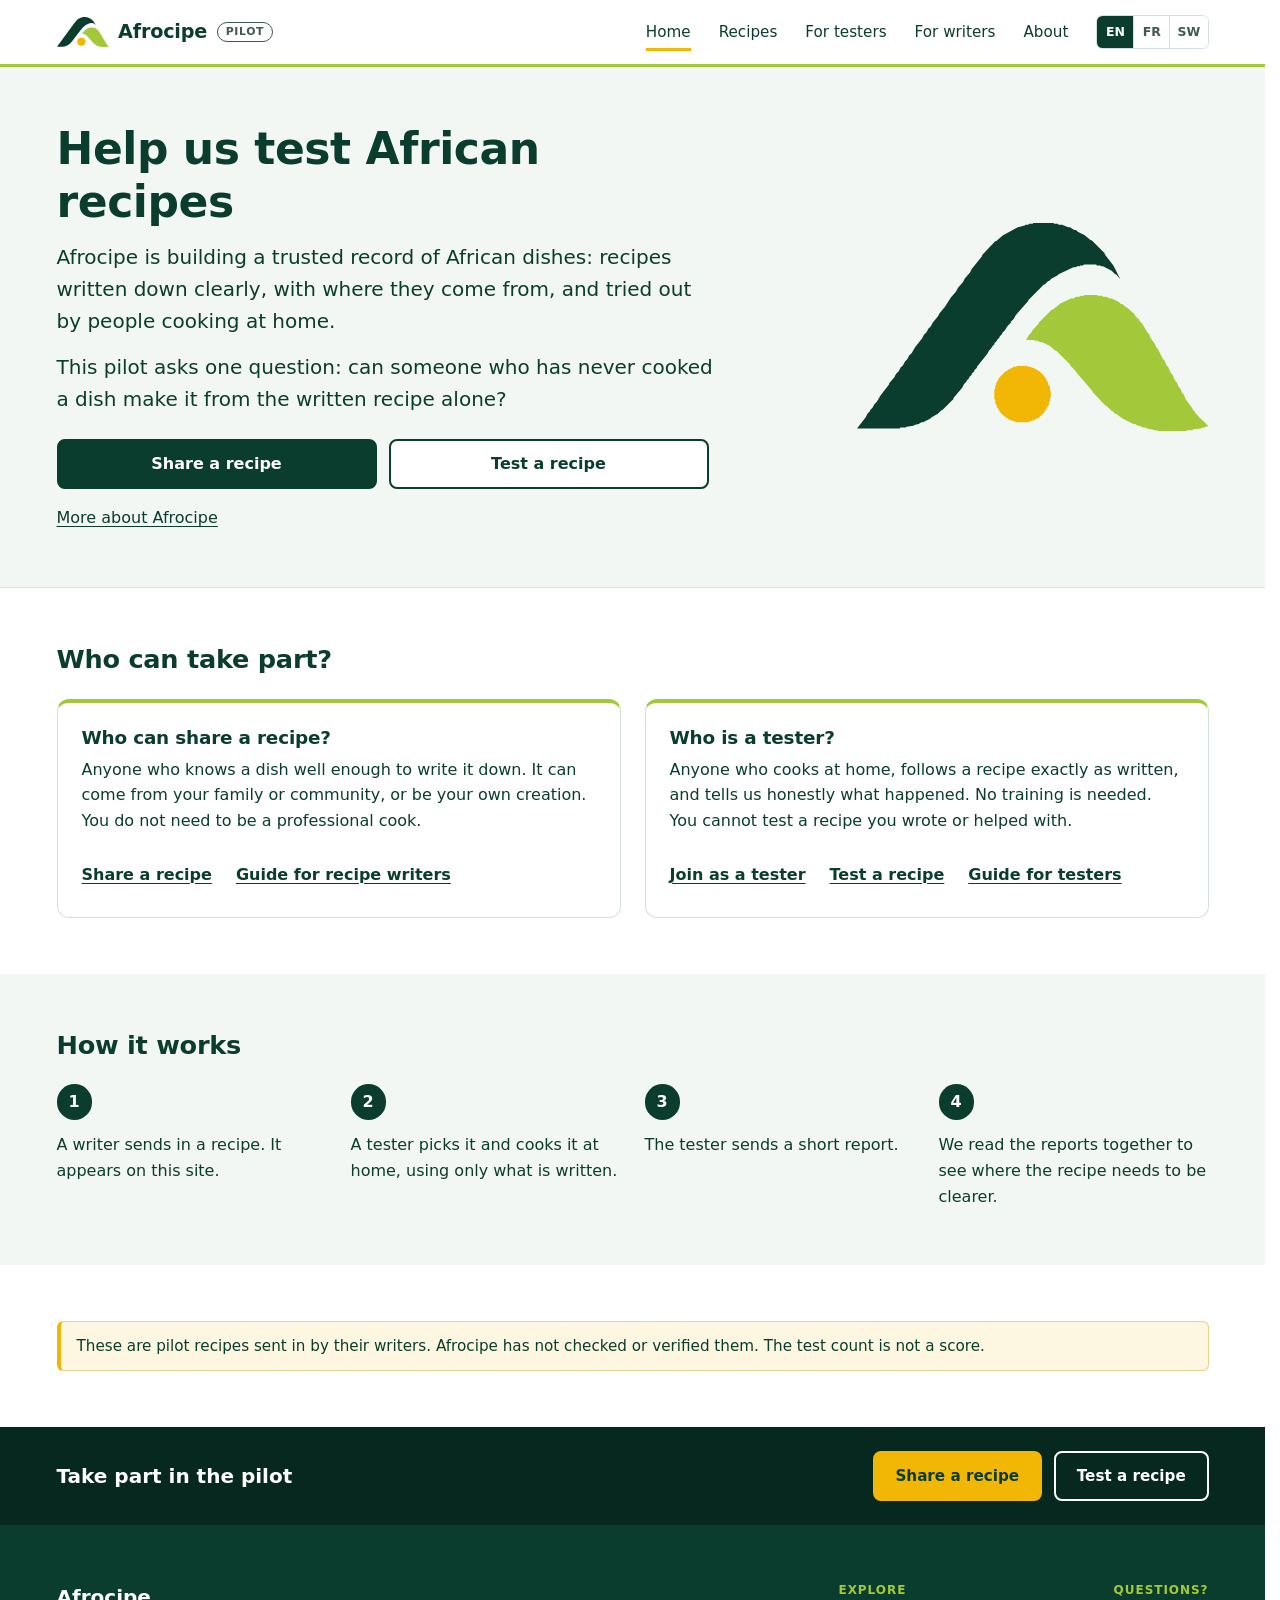
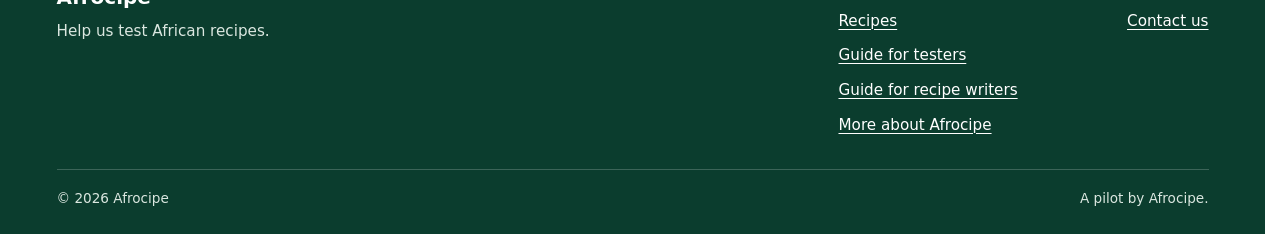
<file: site/index.html>
<!doctype html>
<html lang="en">
<head>
<meta charset="utf-8">
<meta http-equiv="Content-Security-Policy" content="default-src 'self'; connect-src 'self'; img-src 'self' data:; style-src 'self'; script-src 'self'; base-uri 'none'; form-action 'none'">
<meta name="viewport" content="width=device-width, initial-scale=1">
<title>Afrocipe Pilot</title>
<meta name="description" content="Help test African recipes. Share a recipe, or cook one and send a report.">
<meta name="theme-color" content="#0B3D2E">
<link rel="icon" href="assets/AFROCIPE_Glyph_Master_RGB.svg" type="image/svg+xml">
<link rel="stylesheet" href="css/style.css">
<script src="js/early.js"></script>
</head>
<body>
<a class="skip" href="#main" data-i18n="skip">Skip to content</a>
<header class="site-header no-print">
  <div class="wrap bar">
    <a class="brand" href="index.html">
      <img class="logo" src="assets/AFROCIPE_Glyph_Master_RGB.svg" alt="" width="1000" height="593">
      <span class="brand-name">Afrocipe</span>
      <span class="brand-tag" data-i18n="brand_tag">Pilot</span>
    </a>
    <div id="langswitch" class="langs" role="group"></div>
    <button type="button" id="menu-toggle" class="menu-toggle" aria-controls="site-nav" aria-expanded="false"><span class="menu-icon" aria-hidden="true"></span><span class="menu-label" data-i18n="menu">Menu</span></button>
    <nav id="site-nav" class="nav" aria-label="Main">
      <ul>
        <li><a href="index.html" data-i18n="nav_home">Home</a></li>
        <li><a href="recipes.html" data-i18n="nav_recipes">Recipes</a></li>
        <li><a href="guide-testers.html" data-i18n="nav_testers">For testers</a></li>
        <li><a href="guide-writers.html" data-i18n="nav_writers">For writers</a></li>
        <li><a href="about.html" data-i18n="nav_about">About</a></li>
      </ul>
    </nav>
  </div>
</header>
<main id="main">
  <section class="hero">
    <div class="wrap hero-grid">
      <div>
        <h1 data-i18n="home_title">Help us test African recipes</h1>
        <p class="lead" data-i18n="home_lead">Afrocipe is building a trusted record of African dishes: recipes written down clearly, with where they come from, and tried out by people cooking at home.</p>
        <p class="lead" data-i18n="home_lead2">This pilot asks one question: can someone who has never cooked a dish make it from the written recipe alone?</p>
        <p class="hero-actions">
          <a class="btn" data-form="submit" href="https://tally.so/r/RWdKp4" data-i18n="btn_share">Share a recipe</a>
          <a class="btn btn-quiet" href="recipes.html" data-i18n="btn_test">Test a recipe</a>
        </p>
        <p class="hero-more"><a href="about.html" data-i18n="home_about_link">More about Afrocipe</a></p>
      </div>
      <img class="hero-mark" src="assets/AFROCIPE_Glyph_Master_RGB.svg" alt="" width="1000" height="593">
    </div>
  </section>
  <section class="wrap section">
    <h2 class="section-title" data-i18n="take_part_title">Who can take part?</h2>
    <div class="roles">
      <section class="role">
        <h3 data-i18n="role_writer_h">Who can share a recipe?</h3>
        <p data-i18n="role_writer">Anyone who knows a dish well enough to write it down. It can come from your family or community, or be your own creation. You do not need to be a professional cook.</p>
        <p class="role-links"><a data-form="submit" href="https://tally.so/r/RWdKp4" data-i18n="btn_share">Share a recipe</a> <a href="guide-writers.html" data-i18n="guide_writers">Guide for recipe writers</a></p>
      </section>
      <section class="role">
        <h3 data-i18n="role_tester_h">Who is a tester?</h3>
        <p data-i18n="role_tester">Anyone who cooks at home, follows a recipe exactly as written, and tells us honestly what happened. No training is needed. You cannot test a recipe you wrote or helped with.</p>
        <p class="role-links"><a data-form="signup" href="https://tally.so/r/QoeBd8" data-i18n="link_join">Join as a tester</a> <a href="recipes.html" data-i18n="btn_test">Test a recipe</a> <a href="guide-testers.html" data-i18n="guide_testers">Guide for testers</a></p>
      </section>
    </div>
  </section>
  <section class="band">
    <div class="wrap section">
      <h2 class="section-title" data-i18n="how_title">How it works</h2>
      <ol class="steps">
        <li data-i18n="how_1">A writer sends in a recipe. It appears on this site.</li>
        <li data-i18n="how_2">A tester picks it and cooks it at home, using only what is written.</li>
        <li data-i18n="how_3">The tester sends a short report.</li>
        <li data-i18n="how_4">We read the reports together to see where the recipe needs to be clearer.</li>
      </ol>
    </div>
  </section>
  <div class="wrap section">
    <p class="notice" data-i18n="notice" role="note"></p>
  </div>
</main>
<footer class="site-footer no-print">
  <div class="footer-cta">
    <div class="wrap footer-cta-row">
      <p class="footer-cta-title" data-i18n="cta_title">Take part in the pilot</p>
      <p class="footer-cta-actions">
        <a class="btn btn-gold" data-form="submit" href="https://tally.so/r/RWdKp4" data-i18n="btn_share">Share a recipe</a>
        <a class="btn btn-line" href="recipes.html" data-i18n="btn_test">Test a recipe</a>
      </p>
    </div>
  </div>
  <div class="wrap footer-grid">
    <div>
      <p class="footer-name">Afrocipe</p>
      <p data-i18n="footer_tagline">Help us test African recipes.</p>
    </div>
    <nav aria-label="Footer">
      <p class="footer-h" data-i18n="footer_explore">Explore</p>
      <ul>
        <li><a href="recipes.html" data-i18n="nav_recipes">Recipes</a></li>
        <li><a href="guide-testers.html" data-i18n="guide_testers">Guide for testers</a></li>
        <li><a href="guide-writers.html" data-i18n="guide_writers">Guide for recipe writers</a></li>
        <li><a href="about.html" data-i18n="home_about_link">More about Afrocipe</a></li>
      </ul>
    </nav>
    <div>
      <p class="footer-h" data-i18n="footer_contact">Questions?</p>
      <p><a id="contact" data-form="contact" href="https://tally.so/r/zEyVQ0" data-i18n="contact_us">Contact us</a></p>
    </div>
  </div>
  <div class="wrap">
    <div class="footer-base">
      <p><small data-i18n="footer_rights">&copy; 2026 Afrocipe</small></p>
      <p><small data-i18n="footer_note">A pilot by Afrocipe.</small></p>
    </div>
  </div>
</footer>
<script src="js/config.js"></script>
<script src="js/i18n.js"></script>
<script src="js/common.js"></script>
</body>
</html>
</file>
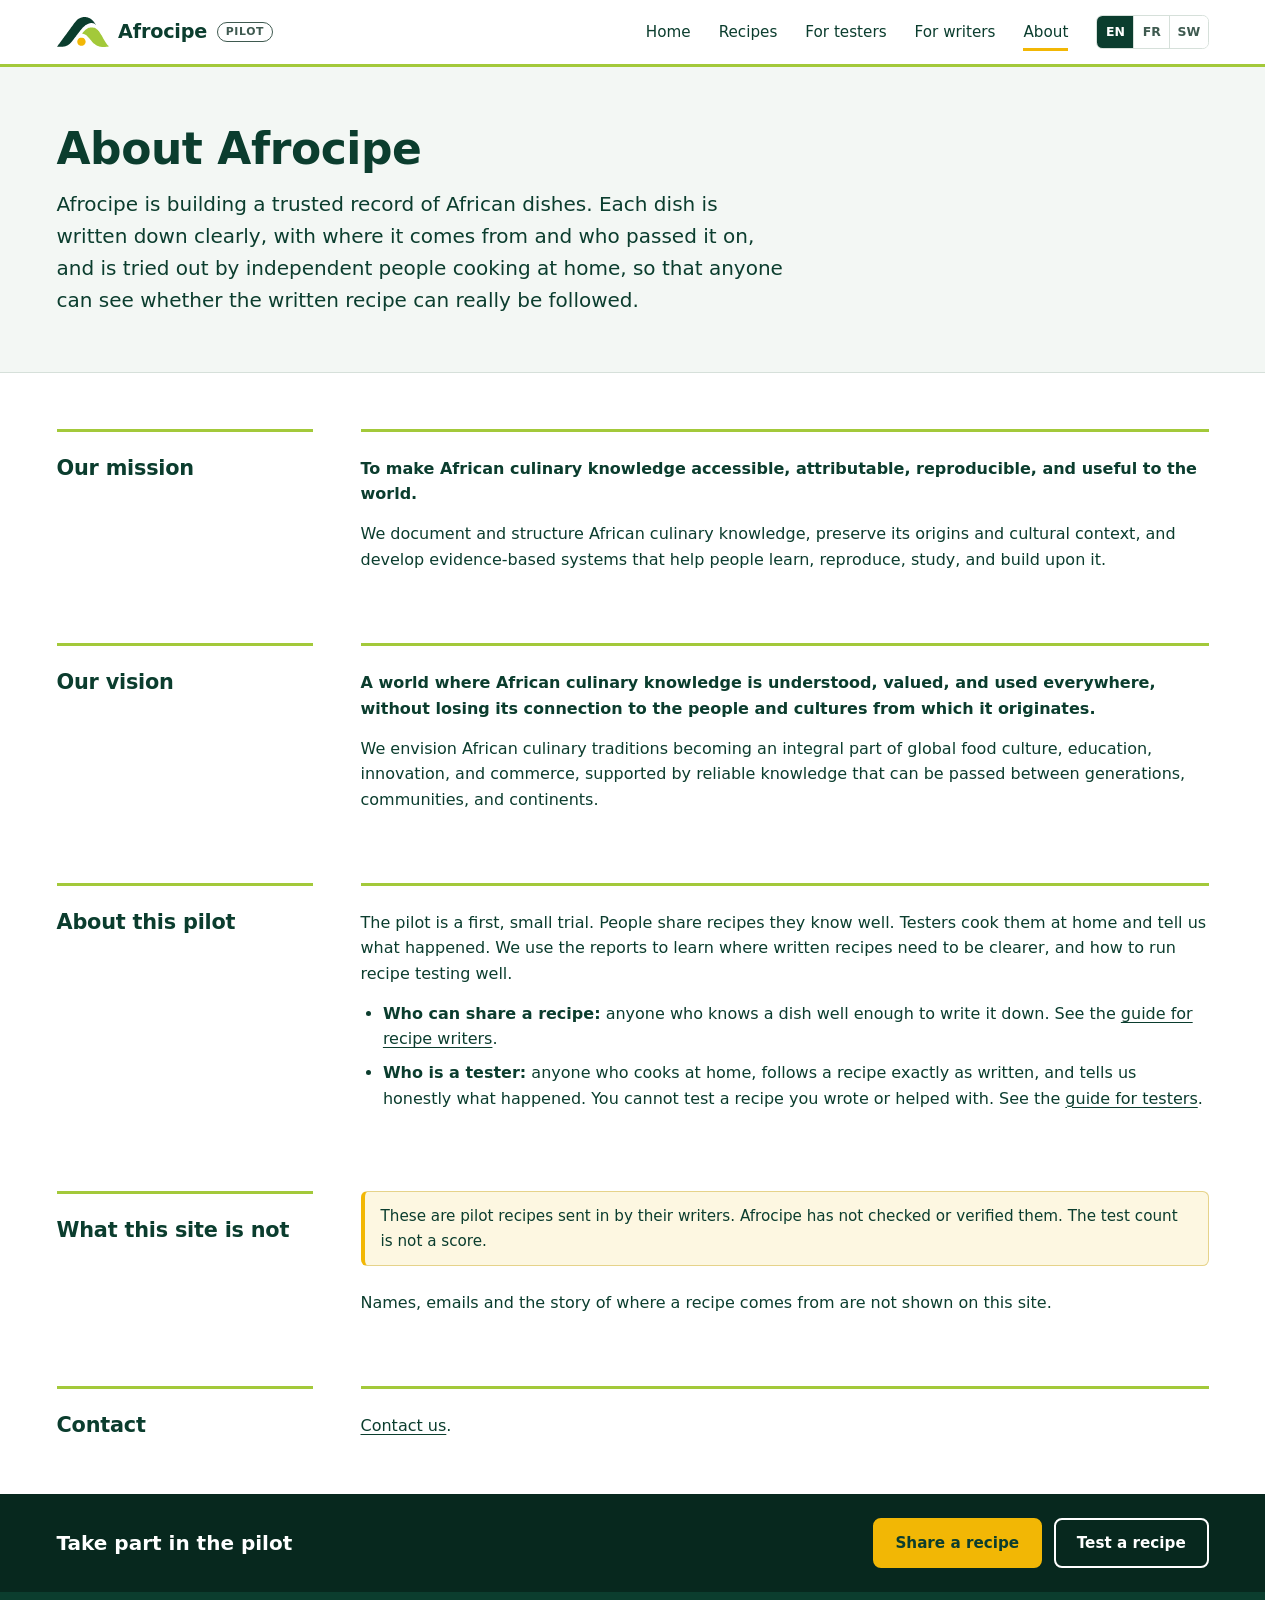
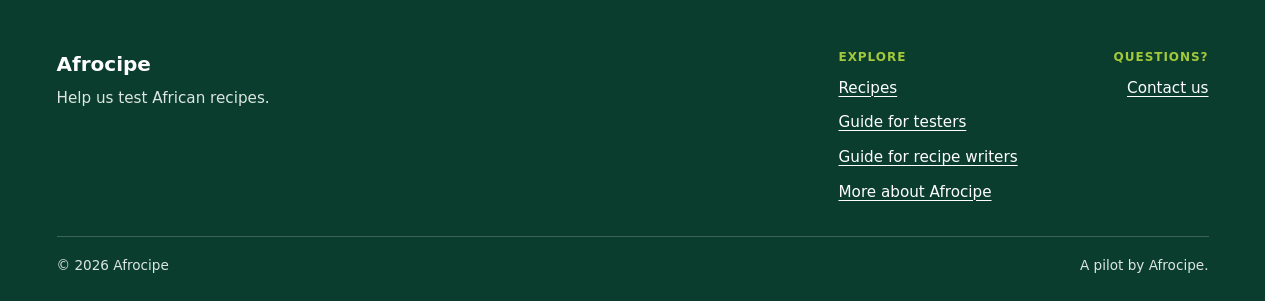
<file: site/about.html>
<!doctype html>
<html lang="en">
<head>
<meta charset="utf-8">
<meta http-equiv="Content-Security-Policy" content="default-src 'self'; connect-src 'self'; img-src 'self' data:; style-src 'self'; script-src 'self'; base-uri 'none'; form-action 'none'">
<meta name="viewport" content="width=device-width, initial-scale=1">
<title>About - Afrocipe Pilot</title>
<meta name="description" content="Help test African recipes. Share a recipe, or cook one and send a report.">
<meta name="theme-color" content="#0B3D2E">
<link rel="icon" href="assets/AFROCIPE_Glyph_Master_RGB.svg" type="image/svg+xml">
<link rel="stylesheet" href="css/style.css">
<script src="js/early.js"></script>
</head>
<body>
<a class="skip" href="#main" data-i18n="skip">Skip to content</a>
<header class="site-header no-print">
  <div class="wrap bar">
    <a class="brand" href="index.html">
      <img class="logo" src="assets/AFROCIPE_Glyph_Master_RGB.svg" alt="" width="1000" height="593">
      <span class="brand-name">Afrocipe</span>
      <span class="brand-tag" data-i18n="brand_tag">Pilot</span>
    </a>
    <div id="langswitch" class="langs" role="group"></div>
    <button type="button" id="menu-toggle" class="menu-toggle" aria-controls="site-nav" aria-expanded="false"><span class="menu-icon" aria-hidden="true"></span><span class="menu-label" data-i18n="menu">Menu</span></button>
    <nav id="site-nav" class="nav" aria-label="Main">
      <ul>
        <li><a href="index.html" data-i18n="nav_home">Home</a></li>
        <li><a href="recipes.html" data-i18n="nav_recipes">Recipes</a></li>
        <li><a href="guide-testers.html" data-i18n="nav_testers">For testers</a></li>
        <li><a href="guide-writers.html" data-i18n="nav_writers">For writers</a></li>
        <li><a href="about.html" data-i18n="nav_about">About</a></li>
      </ul>
    </nav>
  </div>
</header>
<main id="main">
<article lang="en" data-lang="en">
<header class="page-head"><div class="wrap">
<h1>About Afrocipe</h1>
<p class="lead">Afrocipe is building a trusted record of African dishes. Each dish is written down clearly, with where it comes from and who passed it on, and is tried out by independent people cooking at home, so that anyone can see whether the written recipe can really be followed.</p>
</div></header>
<div class="wrap section prose">
<h2>Our mission</h2>
<p><strong>To make African culinary knowledge accessible, attributable, reproducible, and useful to the world.</strong></p>
<p>We document and structure African culinary knowledge, preserve its origins and cultural context, and develop evidence-based systems that help people learn, reproduce, study, and build upon it.</p>
<h2>Our vision</h2>
<p><strong>A world where African culinary knowledge is understood, valued, and used everywhere, without losing its connection to the people and cultures from which it originates.</strong></p>
<p>We envision African culinary traditions becoming an integral part of global food culture, education, innovation, and commerce, supported by reliable knowledge that can be passed between generations, communities, and continents.</p>
<h2>About this pilot</h2>
<p>The pilot is a first, small trial. People share recipes they know well. Testers cook them at home and tell us what happened. We use the reports to learn where written recipes need to be clearer, and how to run recipe testing well.</p>
<ul>
<li><strong>Who can share a recipe:</strong> anyone who knows a dish well enough to write it down. See the <a href="guide-writers.html">guide for recipe writers</a>.</li>
<li><strong>Who is a tester:</strong> anyone who cooks at home, follows a recipe exactly as written, and tells us honestly what happened. You cannot test a recipe you wrote or helped with. See the <a href="guide-testers.html">guide for testers</a>.</li>
</ul>
<h2>What this site is not</h2>
<p class="notice" data-i18n="notice" role="note"></p>
<p>Names, emails and the story of where a recipe comes from are not shown on this site.</p>
<h2>Contact</h2>
<p><a data-form="contact" href="https://tally.so/r/zEyVQ0">Contact us</a>.</p>
</div>
</article>
<article lang="fr" data-lang="fr">
<header class="page-head"><div class="wrap">
<h1>À propos d'Afrocipe</h1>
<p class="lead">Afrocipe construit un répertoire fiable des plats africains. Chaque plat est écrit clairement, avec son origine et les personnes qui l'ont transmis, et il est essayé par des personnes indépendantes qui cuisinent chez elles, pour que chacun puisse voir si la recette écrite peut vraiment être suivie.</p>
</div></header>
<div class="wrap section prose">
<h2>Notre mission</h2>
<p><strong>Rendre le savoir culinaire africain accessible, attribuable, reproductible et utile au monde.</strong></p>
<p>Nous documentons et structurons le savoir culinaire africain, nous préservons ses origines et son contexte culturel, et nous développons des systèmes fondés sur des preuves qui aident chacun à l'apprendre, à le reproduire, à l'étudier et à s'appuyer sur lui pour aller plus loin.</p>
<h2>Notre vision</h2>
<p><strong>Un monde où le savoir culinaire africain est compris, valorisé et utilisé partout, sans perdre son lien avec les peuples et les cultures dont il est issu.</strong></p>
<p>Nous imaginons les traditions culinaires africaines comme une partie intégrante de la culture alimentaire, de l'éducation, de l'innovation et du commerce dans le monde, soutenues par un savoir fiable qui se transmet entre les générations, les communautés et les continents.</p>
<h2>À propos de ce pilote</h2>
<p>Le pilote est un premier essai, à petite échelle. Des personnes partagent des recettes qu'elles connaissent bien. Des testeurs les cuisinent chez eux et nous disent ce qui s'est passé. Les comptes rendus nous apprennent où les recettes écrites doivent être plus claires, et comment bien organiser les tests de recettes.</p>
<ul>
<li><strong>Qui peut partager une recette :</strong> toute personne qui connaît un plat assez bien pour l'écrire. Voir le <a href="guide-writers.html">guide des rédacteurs de recettes</a>.</li>
<li><strong>Qui est testeur :</strong> toute personne qui cuisine chez elle, suit une recette exactement comme elle est écrite et nous dit honnêtement ce qui s'est passé. Vous ne pouvez pas tester une recette que vous avez écrite ou aidé à écrire. Voir le <a href="guide-testers.html">guide des testeurs</a>.</li>
</ul>
<h2>Ce que ce site n'est pas</h2>
<p class="notice" data-i18n="notice" role="note"></p>
<p>Les noms, les e-mails et l'histoire de l'origine d'une recette ne sont pas affichés sur ce site.</p>
<h2>Contact</h2>
<p><a data-form="contact" href="https://tally.so/r/OQ4RBg">Contactez-nous</a>.</p>
</div>
</article>
<article lang="sw" data-lang="sw">
<header class="page-head"><div class="wrap">
<h1>Kuhusu Afrocipe</h1>
<p class="lead">Afrocipe inajenga kumbukumbu ya kuaminika ya vyakula vya Kiafrika. Kila chakula kinaandikwa kwa uwazi, pamoja na kinakotoka na waliokirithisha, na kinajaribiwa na watu huru wanaopika nyumbani, ili mtu yeyote aone kama resipi iliyoandikwa inaweza kufuatwa kweli.</p>
</div></header>
<div class="wrap section prose">
<h2>Dhamira yetu</h2>
<p><strong>Kuufanya ujuzi wa upishi wa Kiafrika upatikane, utambuliwe chanzo chake, uweze kurudiwa, na uwe na manufaa kwa dunia.</strong></p>
<p>Tunaandika na kupanga ujuzi wa upishi wa Kiafrika, tunahifadhi asili yake na muktadha wake wa kitamaduni, na tunajenga mifumo inayotegemea ushahidi inayowasaidia watu kujifunza, kuurudia, kuuchunguza na kujenga juu yake.</p>
<h2>Maono yetu</h2>
<p><strong>Dunia ambamo ujuzi wa upishi wa Kiafrika unaeleweka, unathaminiwa na kutumika kila mahali, bila kupoteza uhusiano wake na watu na tamaduni unakotoka.</strong></p>
<p>Tunaona mila za upishi za Kiafrika zikiwa sehemu kamili ya utamaduni wa chakula, elimu, ubunifu na biashara duniani, zikiungwa mkono na ujuzi wa kuaminika unaoweza kurithishwa kati ya vizazi, jamii na mabara.</p>
<h2>Kuhusu majaribio haya</h2>
<p>Majaribio haya ni jaribio la kwanza, dogo. Watu wanashiriki resipi wanazozijua vizuri. Wajaribu wanazipika nyumbani na kutuambia kilichotokea. Tunatumia ripoti kujifunza ni wapi resipi zilizoandikwa zinahitaji kuwa wazi zaidi, na jinsi ya kuendesha vizuri majaribio ya resipi.</p>
<ul>
<li><strong>Nani anaweza kushiriki resipi:</strong> mtu yeyote anayekijua chakula vizuri kiasi cha kukiandika. Tazama <a href="guide-writers.html">mwongozo kwa waandishi wa resipi</a>.</li>
<li><strong>Mjaribu ni nani:</strong> mtu yeyote anayepika nyumbani, anayefuata resipi jinsi ilivyoandikwa hasa, na kutuambia kwa ukweli kilichotokea. Huwezi kujaribu resipi uliyoiandika au uliyosaidia kuiandika. Tazama <a href="guide-testers.html">mwongozo kwa wajaribu</a>.</li>
</ul>
<h2>Tovuti hii si nini</h2>
<p class="notice" data-i18n="notice" role="note"></p>
<p>Majina, barua pepe na hadithi ya resipi inakotoka havionyeshwi kwenye tovuti hii.</p>
<h2>Mawasiliano</h2>
<p><a data-form="contact" href="https://tally.so/r/4aJZNY">Wasiliana nasi</a>.</p>
</div>
</article>
</main>
<footer class="site-footer no-print">
  <div class="footer-cta">
    <div class="wrap footer-cta-row">
      <p class="footer-cta-title" data-i18n="cta_title">Take part in the pilot</p>
      <p class="footer-cta-actions">
        <a class="btn btn-gold" data-form="submit" href="https://tally.so/r/RWdKp4" data-i18n="btn_share">Share a recipe</a>
        <a class="btn btn-line" href="recipes.html" data-i18n="btn_test">Test a recipe</a>
      </p>
    </div>
  </div>
  <div class="wrap footer-grid">
    <div>
      <p class="footer-name">Afrocipe</p>
      <p data-i18n="footer_tagline">Help us test African recipes.</p>
    </div>
    <nav aria-label="Footer">
      <p class="footer-h" data-i18n="footer_explore">Explore</p>
      <ul>
        <li><a href="recipes.html" data-i18n="nav_recipes">Recipes</a></li>
        <li><a href="guide-testers.html" data-i18n="guide_testers">Guide for testers</a></li>
        <li><a href="guide-writers.html" data-i18n="guide_writers">Guide for recipe writers</a></li>
        <li><a href="about.html" data-i18n="home_about_link">More about Afrocipe</a></li>
      </ul>
    </nav>
    <div>
      <p class="footer-h" data-i18n="footer_contact">Questions?</p>
      <p><a id="contact" data-form="contact" href="https://tally.so/r/zEyVQ0" data-i18n="contact_us">Contact us</a></p>
    </div>
  </div>
  <div class="wrap">
    <div class="footer-base">
      <p><small data-i18n="footer_rights">&copy; 2026 Afrocipe</small></p>
      <p><small data-i18n="footer_note">A pilot by Afrocipe.</small></p>
    </div>
  </div>
</footer>
<script src="js/config.js"></script>
<script src="js/i18n.js"></script>
<script src="js/common.js"></script>
</body>
</html>
</file>
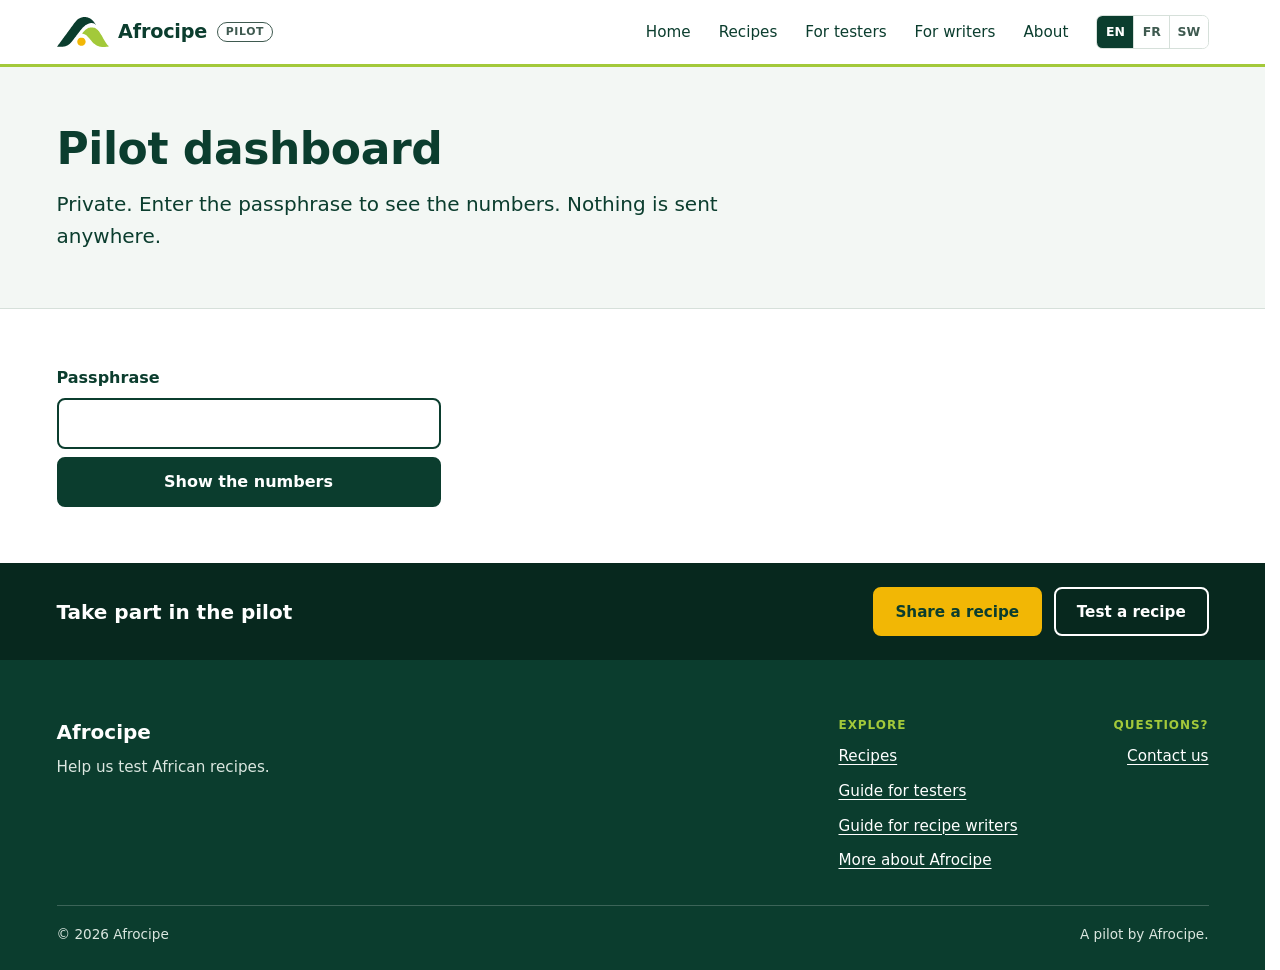
<file: site/dashboard.html>
<!doctype html>
<html lang="en">
<head>
<meta charset="utf-8">
<meta http-equiv="Content-Security-Policy" content="default-src 'self'; connect-src 'self'; img-src 'self' data:; style-src 'self'; script-src 'self'; base-uri 'none'; form-action 'none'">
<meta name="viewport" content="width=device-width, initial-scale=1">
<title>Dashboard - Afrocipe Pilot</title>
<meta name="description" content="Help test African recipes. Share a recipe, or cook one and send a report.">
<meta name="robots" content="noindex, nofollow">
<meta name="theme-color" content="#0B3D2E">
<link rel="icon" href="assets/AFROCIPE_Glyph_Master_RGB.svg" type="image/svg+xml">
<link rel="stylesheet" href="css/style.css">
<script src="js/early.js"></script>
</head>
<body data-title="dash_title">
<a class="skip" href="#main" data-i18n="skip">Skip to content</a>
<header class="site-header no-print">
  <div class="wrap bar">
    <a class="brand" href="index.html">
      <img class="logo" src="assets/AFROCIPE_Glyph_Master_RGB.svg" alt="" width="1000" height="593">
      <span class="brand-name">Afrocipe</span>
      <span class="brand-tag" data-i18n="brand_tag">Pilot</span>
    </a>
    <div id="langswitch" class="langs" role="group"></div>
    <button type="button" id="menu-toggle" class="menu-toggle" aria-controls="site-nav" aria-expanded="false"><span class="menu-icon" aria-hidden="true"></span><span class="menu-label" data-i18n="menu">Menu</span></button>
    <nav id="site-nav" class="nav" aria-label="Main">
      <ul>
        <li><a href="index.html" data-i18n="nav_home">Home</a></li>
        <li><a href="recipes.html" data-i18n="nav_recipes">Recipes</a></li>
        <li><a href="guide-testers.html" data-i18n="nav_testers">For testers</a></li>
        <li><a href="guide-writers.html" data-i18n="nav_writers">For writers</a></li>
        <li><a href="about.html" data-i18n="nav_about">About</a></li>
      </ul>
    </nav>
  </div>
</header>
<main id="main">
  <header class="page-head"><div class="wrap">
    <h1 data-i18n="dash_title">Pilot dashboard</h1>
    <p class="lead" data-i18n="dash_private">Private. Enter the passphrase to see the numbers. Nothing is sent anywhere.</p>
  </div></header>
  <div class="wrap section">
    <form id="unlock" class="unlock">
      <label for="pass" data-i18n="dash_pass">Passphrase</label>
      <input id="pass" type="password" autocomplete="current-password" required>
      <button class="btn" type="submit" data-i18n="dash_show">Show the numbers</button>
    </form>
    <p id="msg" role="alert" class="error"></p>
    <div id="out"></div>
  </div>
</main>
<footer class="site-footer no-print">
  <div class="footer-cta">
    <div class="wrap footer-cta-row">
      <p class="footer-cta-title" data-i18n="cta_title">Take part in the pilot</p>
      <p class="footer-cta-actions">
        <a class="btn btn-gold" data-form="submit" href="https://tally.so/r/RWdKp4" data-i18n="btn_share">Share a recipe</a>
        <a class="btn btn-line" href="recipes.html" data-i18n="btn_test">Test a recipe</a>
      </p>
    </div>
  </div>
  <div class="wrap footer-grid">
    <div>
      <p class="footer-name">Afrocipe</p>
      <p data-i18n="footer_tagline">Help us test African recipes.</p>
    </div>
    <nav aria-label="Footer">
      <p class="footer-h" data-i18n="footer_explore">Explore</p>
      <ul>
        <li><a href="recipes.html" data-i18n="nav_recipes">Recipes</a></li>
        <li><a href="guide-testers.html" data-i18n="guide_testers">Guide for testers</a></li>
        <li><a href="guide-writers.html" data-i18n="guide_writers">Guide for recipe writers</a></li>
        <li><a href="about.html" data-i18n="home_about_link">More about Afrocipe</a></li>
      </ul>
    </nav>
    <div>
      <p class="footer-h" data-i18n="footer_contact">Questions?</p>
      <p><a id="contact" data-form="contact" href="https://tally.so/r/zEyVQ0" data-i18n="contact_us">Contact us</a></p>
    </div>
  </div>
  <div class="wrap">
    <div class="footer-base">
      <p><small data-i18n="footer_rights">&copy; 2026 Afrocipe</small></p>
      <p><small data-i18n="footer_note">A pilot by Afrocipe.</small></p>
    </div>
  </div>
</footer>
<script src="js/config.js"></script>
<script src="js/i18n.js"></script>
<script src="js/common.js"></script>
<script src="js/dashboard.js"></script>
</body>
</html>
</file>
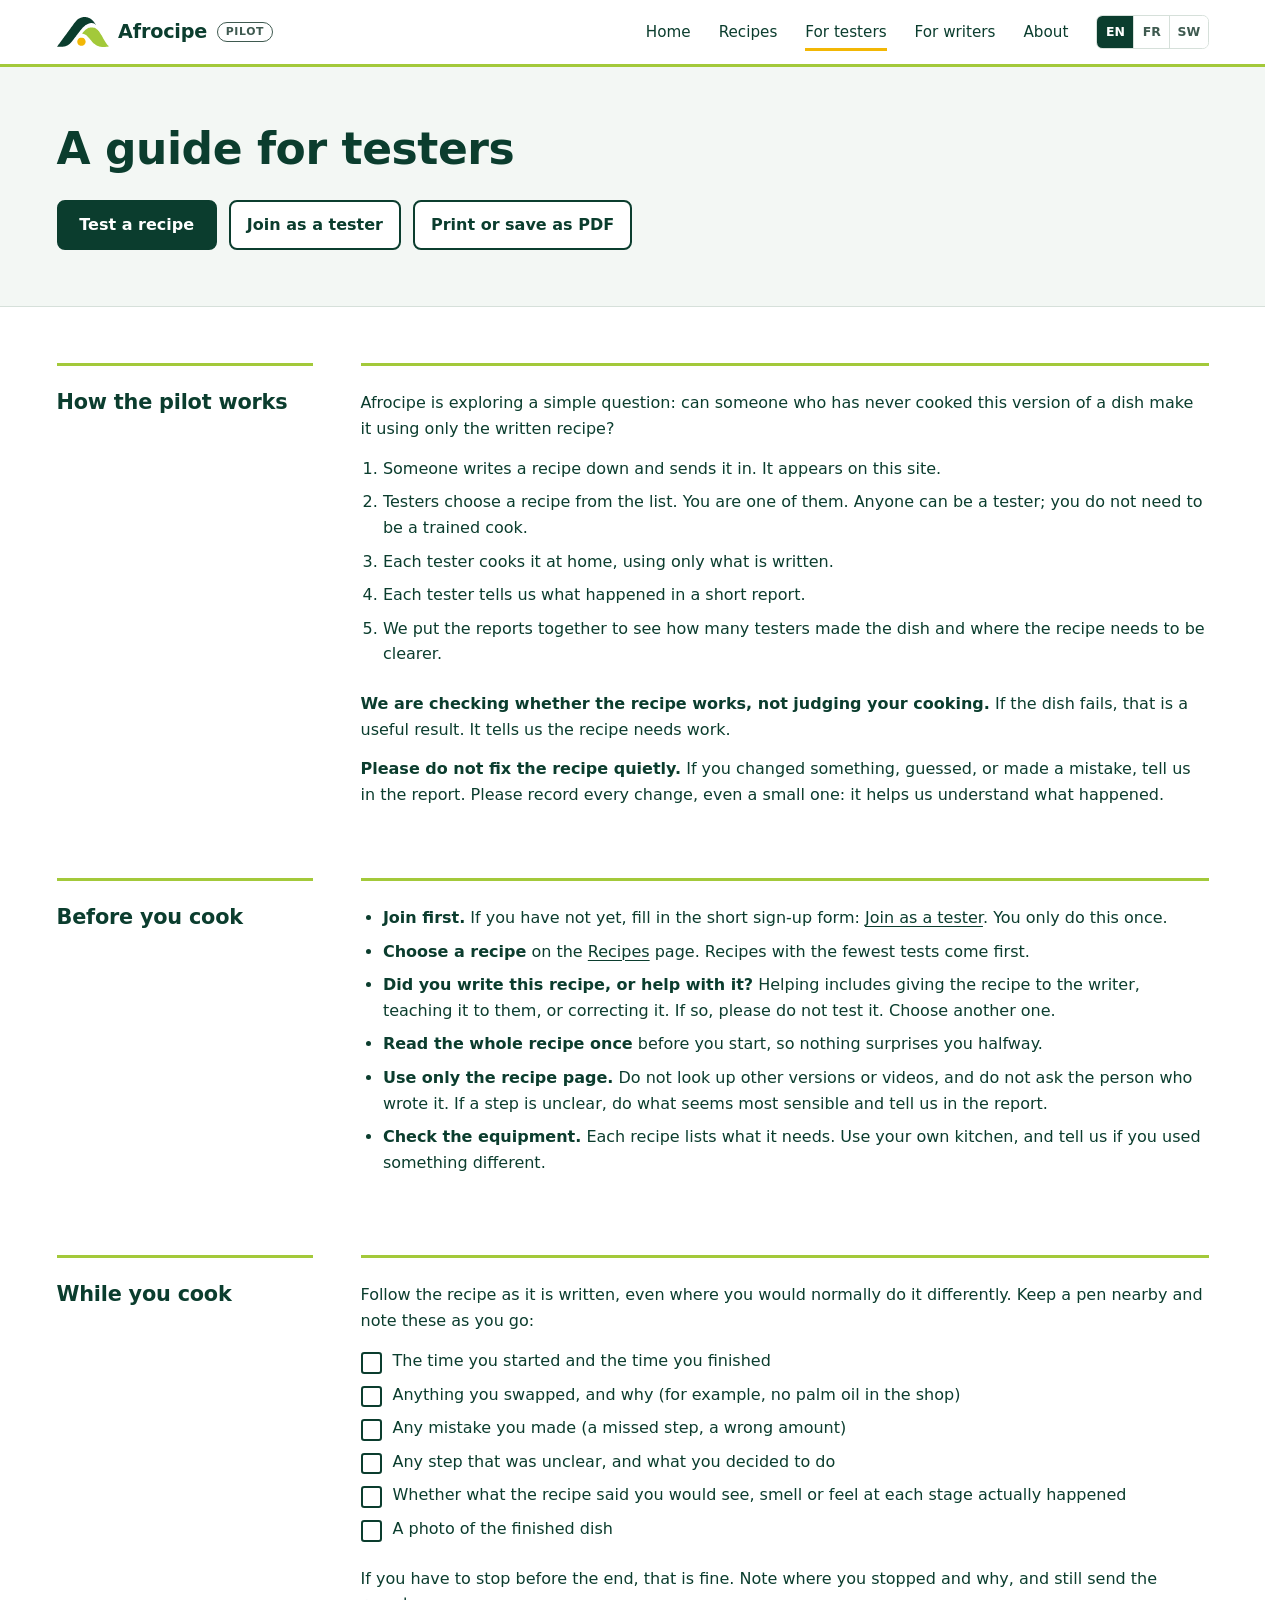
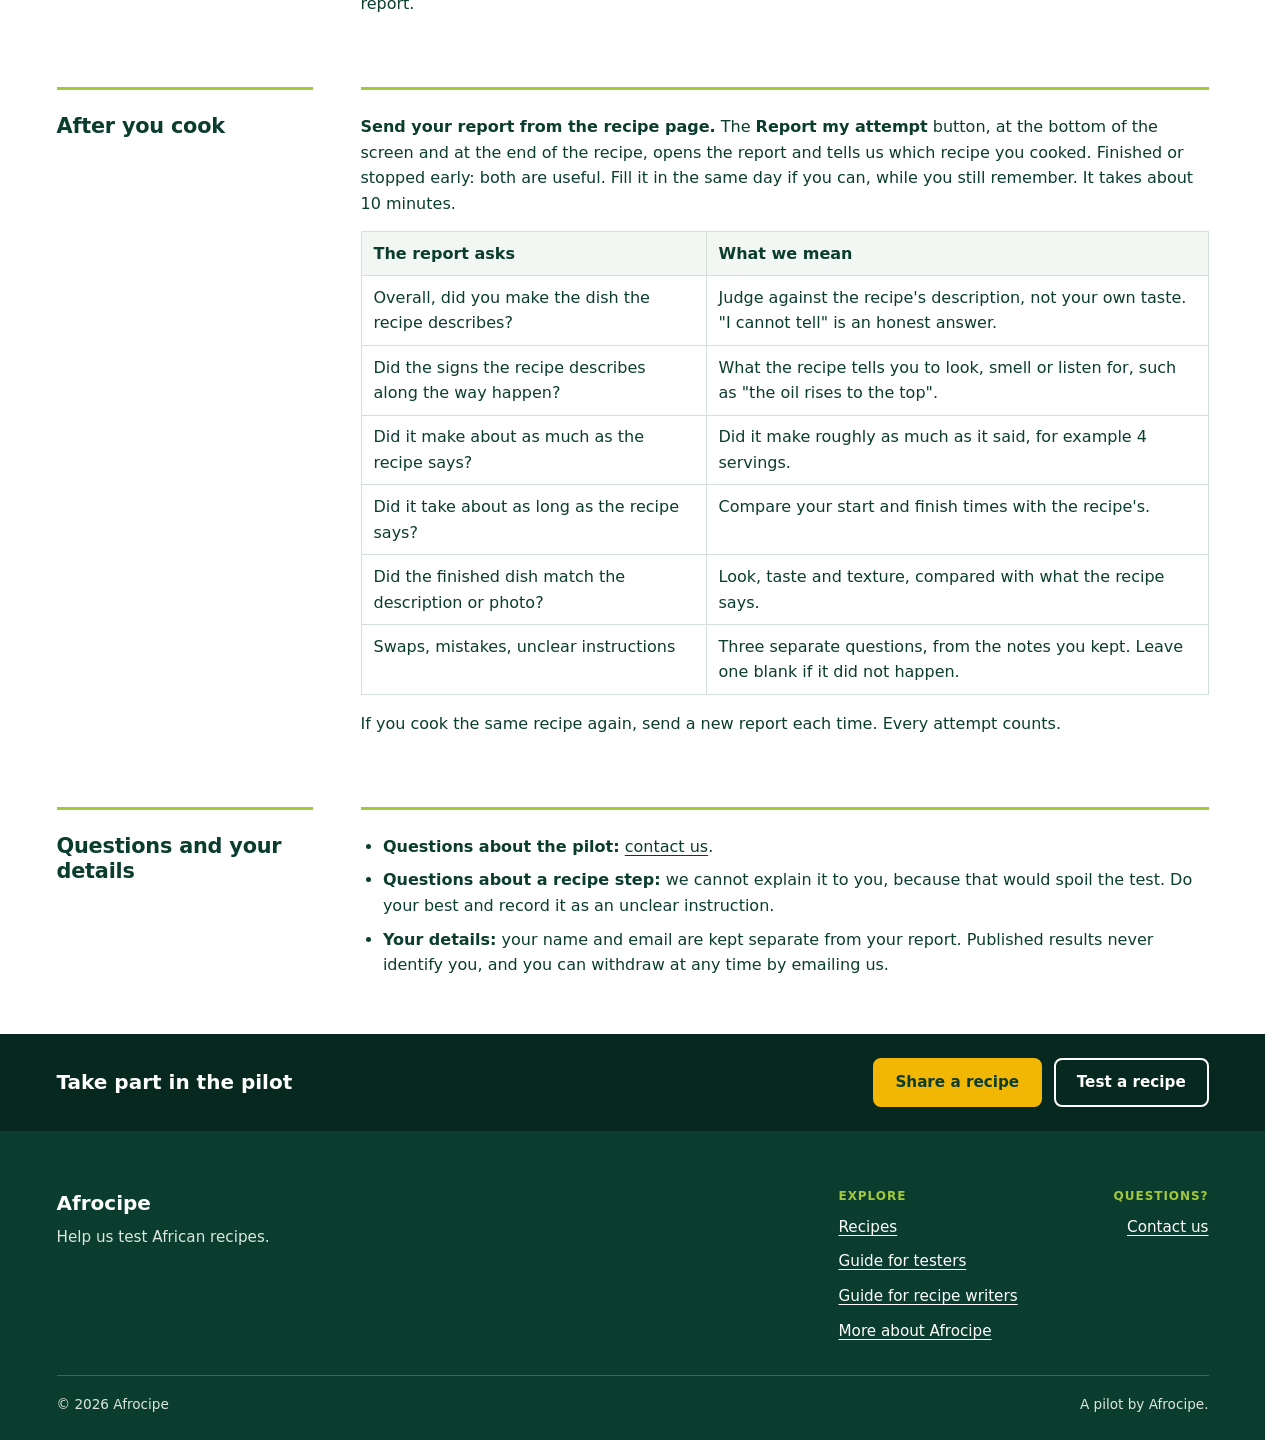
<file: site/guide-testers.html>
<!doctype html>
<html lang="en">
<head>
<meta charset="utf-8">
<meta http-equiv="Content-Security-Policy" content="default-src 'self'; connect-src 'self'; img-src 'self' data:; style-src 'self'; script-src 'self'; base-uri 'none'; form-action 'none'">
<meta name="viewport" content="width=device-width, initial-scale=1">
<title>Guide for testers - Afrocipe Pilot</title>
<meta name="description" content="Help test African recipes. Share a recipe, or cook one and send a report.">
<meta name="theme-color" content="#0B3D2E">
<link rel="icon" href="assets/AFROCIPE_Glyph_Master_RGB.svg" type="image/svg+xml">
<link rel="stylesheet" href="css/style.css">
<script src="js/early.js"></script>
</head>
<body>
<a class="skip" href="#main" data-i18n="skip">Skip to content</a>
<header class="site-header no-print">
  <div class="wrap bar">
    <a class="brand" href="index.html">
      <img class="logo" src="assets/AFROCIPE_Glyph_Master_RGB.svg" alt="" width="1000" height="593">
      <span class="brand-name">Afrocipe</span>
      <span class="brand-tag" data-i18n="brand_tag">Pilot</span>
    </a>
    <div id="langswitch" class="langs" role="group"></div>
    <button type="button" id="menu-toggle" class="menu-toggle" aria-controls="site-nav" aria-expanded="false"><span class="menu-icon" aria-hidden="true"></span><span class="menu-label" data-i18n="menu">Menu</span></button>
    <nav id="site-nav" class="nav" aria-label="Main">
      <ul>
        <li><a href="index.html" data-i18n="nav_home">Home</a></li>
        <li><a href="recipes.html" data-i18n="nav_recipes">Recipes</a></li>
        <li><a href="guide-testers.html" data-i18n="nav_testers">For testers</a></li>
        <li><a href="guide-writers.html" data-i18n="nav_writers">For writers</a></li>
        <li><a href="about.html" data-i18n="nav_about">About</a></li>
      </ul>
    </nav>
  </div>
</header>
<main id="main">
<article lang="en" data-lang="en">
<header class="page-head"><div class="wrap">
<h1>A guide for testers</h1>
<p class="tools no-print"><a class="btn" href="recipes.html" data-i18n="btn_test">Test a recipe</a>
<a class="btn btn-quiet" data-form="signup" href="https://tally.so/r/QoeBd8" data-i18n="link_join">Join as a tester</a>
<button type="button" class="btn btn-quiet" data-print data-i18n="print_pdf">Print or save as PDF</button></p>
</div></header>
<div class="wrap section prose">
<h2>How the pilot works</h2>
<p>Afrocipe is exploring a simple question: can someone who has never cooked this version of a dish make it using only the written recipe?</p>
<ol>
<li>Someone writes a recipe down and sends it in. It appears on this site.</li>
<li>Testers choose a recipe from the list. You are one of them. Anyone can be a tester; you do not need to be a trained cook.</li>
<li>Each tester cooks it at home, using only what is written.</li>
<li>Each tester tells us what happened in a short report.</li>
<li>We put the reports together to see how many testers made the dish and where the recipe needs to be clearer.</li>
</ol>
<p><strong>We are checking whether the recipe works, not judging your cooking.</strong> If the dish fails, that is a useful result. It tells us the recipe needs work.</p>
<p><strong>Please do not fix the recipe quietly.</strong> If you changed something, guessed, or made a mistake, tell us in the report. Please record every change, even a small one: it helps us understand what happened.</p>
<h2>Before you cook</h2>
<ul>
<li><strong>Join first.</strong> If you have not yet, fill in the short sign-up form: <a data-form="signup" href="https://tally.so/r/QoeBd8">Join as a tester</a>. You only do this once.</li>
<li><strong>Choose a recipe</strong> on the <a href="recipes.html">Recipes</a> page. Recipes with the fewest tests come first.</li>
<li><strong>Did you write this recipe, or help with it?</strong> Helping includes giving the recipe to the writer, teaching it to them, or correcting it. If so, please do not test it. Choose another one.</li>
<li><strong>Read the whole recipe once</strong> before you start, so nothing surprises you halfway.</li>
<li><strong>Use only the recipe page.</strong> Do not look up other versions or videos, and do not ask the person who wrote it. If a step is unclear, do what seems most sensible and tell us in the report.</li>
<li><strong>Check the equipment.</strong> Each recipe lists what it needs. Use your own kitchen, and tell us if you used something different.</li>
</ul>
<h2>While you cook</h2>
<p>Follow the recipe as it is written, even where you would normally do it differently. Keep a pen nearby and note these as you go:</p>
<ul class="checks">
<li>The time you started and the time you finished</li>
<li>Anything you swapped, and why (for example, no palm oil in the shop)</li>
<li>Any mistake you made (a missed step, a wrong amount)</li>
<li>Any step that was unclear, and what you decided to do</li>
<li>Whether what the recipe said you would see, smell or feel at each stage actually happened</li>
<li>A photo of the finished dish</li>
</ul>
<p>If you have to stop before the end, that is fine. Note where you stopped and why, and still send the report.</p>
<h2>After you cook</h2>
<p><strong>Send your report from the recipe page.</strong> The <strong>Report my attempt</strong> button, at the bottom of the screen and at the end of the recipe, opens the report and tells us which recipe you cooked. Finished or stopped early: both are useful. Fill it in the same day if you can, while you still remember. It takes about 10 minutes.</p>
<div class="table-wrap"><table class="stack">
<thead><tr>
<th scope="col">The report asks</th>
<th scope="col">What we mean</th>
</tr></thead>
<tbody>
<tr><td data-label="The report asks">Overall, did you make the dish the recipe describes?</td><td data-label="What we mean">Judge against the recipe's description, not your own taste. "I cannot tell" is an honest answer.</td></tr>
<tr><td data-label="The report asks">Did the signs the recipe describes along the way happen?</td><td data-label="What we mean">What the recipe tells you to look, smell or listen for, such as "the oil rises to the top".</td></tr>
<tr><td data-label="The report asks">Did it make about as much as the recipe says?</td><td data-label="What we mean">Did it make roughly as much as it said, for example 4 servings.</td></tr>
<tr><td data-label="The report asks">Did it take about as long as the recipe says?</td><td data-label="What we mean">Compare your start and finish times with the recipe's.</td></tr>
<tr><td data-label="The report asks">Did the finished dish match the description or photo?</td><td data-label="What we mean">Look, taste and texture, compared with what the recipe says.</td></tr>
<tr><td data-label="The report asks">Swaps, mistakes, unclear instructions</td><td data-label="What we mean">Three separate questions, from the notes you kept. Leave one blank if it did not happen.</td></tr>
</tbody></table></div>
<p>If you cook the same recipe again, send a new report each time. Every attempt counts.</p>
<h2>Questions and your details</h2>
<ul>
<li><strong>Questions about the pilot:</strong> <a data-form="contact" href="https://tally.so/r/zEyVQ0">contact us</a>.</li>
<li><strong>Questions about a recipe step:</strong> we cannot explain it to you, because that would spoil the test. Do your best and record it as an unclear instruction.</li>
<li><strong>Your details:</strong> your name and email are kept separate from your report. Published results never identify you, and you can withdraw at any time by emailing us.</li>
</ul>
</div>
</article>
<article lang="fr" data-lang="fr">
<header class="page-head"><div class="wrap">
<h1>Guide des testeurs</h1>
<p class="tools no-print"><a class="btn" href="recipes.html" data-i18n="btn_test">Test a recipe</a>
<a class="btn btn-quiet" data-form="signup" href="https://tally.so/r/J1pkL4" data-i18n="link_join">Join as a tester</a>
<button type="button" class="btn btn-quiet" data-print data-i18n="print_pdf">Print or save as PDF</button></p>
</div></header>
<div class="wrap section prose">
<h2>Comment fonctionne le pilote</h2>
<p>Afrocipe explore une question simple : une personne qui n'a jamais cuisiné cette version d'un plat peut-elle le réussir avec la seule recette écrite ?</p>
<ol>
<li>Quelqu'un rédige une recette et nous l'envoie. Elle apparaît sur ce site.</li>
<li>Les testeurs choisissent une recette dans la liste. Vous êtes l'un d'eux. Tout le monde peut être testeur ; vous n'avez pas besoin d'être cuisinier de métier.</li>
<li>Chaque testeur la cuisine chez lui, en utilisant seulement ce qui est écrit.</li>
<li>Chaque testeur nous dit ce qui s'est passé dans un court compte rendu.</li>
<li>Nous regroupons les comptes rendus pour voir combien de testeurs ont obtenu le plat et où la recette doit être plus claire.</li>
</ol>
<p><strong>Nous vérifions si la recette fonctionne, nous ne jugeons pas votre façon de cuisiner.</strong> Si le plat rate, c'est un résultat utile. Cela nous dit que la recette doit être améliorée.</p>
<p><strong>Ne corrigez pas la recette en silence.</strong> Si vous avez changé quelque chose, deviné ou fait une erreur, dites-le dans le compte rendu. Notez chaque changement, même petit : cela nous aide à comprendre ce qui s'est passé.</p>
<h2>Avant de cuisiner</h2>
<ul>
<li><strong>Inscrivez-vous d'abord.</strong> Si ce n'est pas encore fait, remplissez le court formulaire d'inscription : <a data-form="signup" href="https://tally.so/r/J1pkL4">Devenir testeur</a>. Vous ne le faites qu'une fois.</li>
<li><strong>Choisissez une recette</strong> sur la page <a href="recipes.html">Recettes</a>. Les recettes les moins testées viennent en premier.</li>
<li><strong>Avez-vous rédigé cette recette, ou aidé à la rédiger ?</strong> Aider, c'est par exemple donner la recette à la personne qui l'a rédigée, la lui enseigner ou la corriger. Si oui, ne la testez pas. Choisissez-en une autre.</li>
<li><strong>Lisez toute la recette une fois</strong> avant de commencer, pour ne pas avoir de surprise en cours de route.</li>
<li><strong>Utilisez seulement la page de la recette.</strong> Ne cherchez pas d'autres versions ni de vidéos, et ne posez pas de questions à la personne qui a rédigé la recette. Si une étape n'est pas claire, faites ce qui vous semble le plus logique et dites-le dans le compte rendu.</li>
<li><strong>Vérifiez le matériel.</strong> Chaque recette indique ce dont elle a besoin. Utilisez votre propre cuisine, et dites-nous si vous avez utilisé autre chose.</li>
</ul>
<h2>Pendant que vous cuisinez</h2>
<p>Suivez la recette telle qu'elle est écrite, même là où vous feriez autrement d'habitude. Gardez un stylo près de vous et notez au fur et à mesure :</p>
<ul class="checks">
<li>L'heure à laquelle vous avez commencé et l'heure à laquelle vous avez fini</li>
<li>Tout ce que vous avez remplacé, et pourquoi (par exemple, pas d'huile de palme au magasin)</li>
<li>Toute erreur que vous avez faite (une étape oubliée, une mauvaise quantité)</li>
<li>Toute étape qui n'était pas claire, et ce que vous avez décidé de faire</li>
<li>Si ce que la recette annonçait à chaque étape (ce que vous deviez voir, sentir ou toucher) s'est vraiment produit</li>
<li>Une photo du plat terminé</li>
</ul>
<p>Si vous devez arrêter avant la fin, ce n'est pas grave. Notez où vous avez arrêté et pourquoi, et envoyez quand même le compte rendu.</p>
<h2>Après avoir cuisiné</h2>
<p><strong>Envoyez votre compte rendu depuis la page de la recette.</strong> Le bouton <strong>Rendre compte de mon essai</strong>, en bas de l'écran et à la fin de la recette, ouvre le compte rendu et nous indique quelle recette vous avez cuisinée. Terminé ou arrêté en cours de route : les deux nous sont utiles. Remplissez-le le jour même si vous le pouvez, tant que vous vous en souvenez. Cela prend environ 10 minutes.</p>
<div class="table-wrap"><table class="stack">
<thead><tr>
<th scope="col">Le compte rendu demande</th>
<th scope="col">Ce que nous voulons dire</th>
</tr></thead>
<tbody>
<tr><td data-label="Le compte rendu demande">Dans l'ensemble, avez-vous obtenu le plat que la recette décrit ?</td><td data-label="Ce que nous voulons dire">Jugez d'après la description de la recette, pas d'après votre goût. « Je ne peux pas le dire » est une réponse honnête.</td></tr>
<tr><td data-label="Le compte rendu demande">Les signes que la recette décrit en cours de route se sont-ils produits ?</td><td data-label="Ce que nous voulons dire">Ce que la recette vous dit de regarder, de sentir ou d'écouter, par exemple « l'huile remonte à la surface ».</td></tr>
<tr><td data-label="Le compte rendu demande">Avez-vous obtenu à peu près la quantité indiquée par la recette ?</td><td data-label="Ce que nous voulons dire">Le plat a-t-il donné à peu près la quantité annoncée, par exemple 4 portions.</td></tr>
<tr><td data-label="Le compte rendu demande">Cela a-t-il pris à peu près le temps indiqué par la recette ?</td><td data-label="Ce que nous voulons dire">Comparez vos heures de début et de fin avec le temps de la recette.</td></tr>
<tr><td data-label="Le compte rendu demande">Le plat terminé correspondait-il à la description ou à la photo de la recette ?</td><td data-label="Ce que nous voulons dire">L'aspect, le goût et la texture, comparés à ce que dit la recette.</td></tr>
<tr><td data-label="Le compte rendu demande">Ingrédients remplacés, erreurs, instructions peu claires</td><td data-label="Ce que nous voulons dire">Trois questions séparées, à partir de vos notes. Laissez une question vide si cela ne s'est pas produit.</td></tr>
</tbody></table></div>
<p>Si vous cuisinez à nouveau la même recette, envoyez un nouveau compte rendu à chaque fois. Chaque essai compte.</p>
<h2>Questions et vos données</h2>
<ul>
<li><strong>Questions sur le pilote :</strong> <a data-form="contact" href="https://tally.so/r/OQ4RBg">contactez-nous</a>.</li>
<li><strong>Questions sur une étape de la recette :</strong> nous ne pouvons pas vous l'expliquer, car cela fausserait le test. Faites de votre mieux et notez-la comme une instruction peu claire.</li>
<li><strong>Vos données :</strong> votre nom et votre e-mail sont conservés séparément de votre compte rendu. Les résultats publiés ne permettent jamais de vous identifier, et vous pouvez vous retirer à tout moment en nous écrivant.</li>
</ul>
</div>
</article>
<article lang="sw" data-lang="sw">
<header class="page-head"><div class="wrap">
<h1>Mwongozo kwa wajaribu</h1>
<p class="tools no-print"><a class="btn" href="recipes.html" data-i18n="btn_test">Test a recipe</a>
<a class="btn btn-quiet" data-form="signup" href="https://tally.so/r/OQ4BZY" data-i18n="link_join">Join as a tester</a>
<button type="button" class="btn btn-quiet" data-print data-i18n="print_pdf">Print or save as PDF</button></p>
</div></header>
<div class="wrap section prose">
<h2>Jinsi majaribio yanavyofanya kazi</h2>
<p>Afrocipe inachunguza swali rahisi: je, mtu ambaye hajawahi kupika toleo hili la chakula anaweza kukipika kwa kutumia resipi iliyoandikwa tu?</p>
<ol>
<li>Mtu anaandika resipi na kuituma. Inaonekana kwenye tovuti hii.</li>
<li>Wajaribu wanachagua resipi kwenye orodha. Wewe ni mmoja wao. Mtu yeyote anaweza kuwa mjaribu; huhitaji kuwa mpishi aliyesomea.</li>
<li>Kila mjaribu anaipika nyumbani, akitumia kilichoandikwa tu.</li>
<li>Kila mjaribu anatuambia kilichotokea katika ripoti fupi.</li>
<li>Tunaunganisha ripoti ili kuona ni wajaribu wangapi walipata chakula hicho na ni wapi resipi inahitaji kuwa wazi zaidi.</li>
</ol>
<p><strong>Tunakagua kama resipi inafanya kazi, hatuhukumu upishi wako.</strong> Chakula kikiharibika, hayo ni matokeo yenye manufaa. Yanatuonyesha kwamba resipi inahitaji kuboreshwa.</p>
<p><strong>Tafadhali usirekebishe resipi kimyakimya.</strong> Kama ulibadilisha kitu, ulikisia, au ulifanya kosa, tuambie kwenye ripoti. Tafadhali andika kila badiliko, hata dogo: linatusaidia kuelewa kilichotokea.</p>
<h2>Kabla ya kupika</h2>
<ul>
<li><strong>Jiunge kwanza.</strong> Kama bado, jaza fomu fupi ya kujiunga: <a data-form="signup" href="https://tally.so/r/OQ4BZY">Jiunge kama mjaribu</a>. Unafanya hivi mara moja tu.</li>
<li><strong>Chagua resipi</strong> kwenye ukurasa wa <a href="recipes.html">Resipi</a>. Resipi zenye majaribio machache zinaonekana kwanza.</li>
<li><strong>Je, uliandika resipi hii, au ulisaidia?</strong> Kusaidia ni pamoja na kumpa mwandishi resipi, kumfundisha, au kuirekebisha. Kama ndivyo, tafadhali usiijaribu. Chagua nyingine.</li>
<li><strong>Soma resipi yote mara moja</strong> kabla ya kuanza, ili usishangazwe na jambo lolote katikati.</li>
<li><strong>Tumia ukurasa wa resipi tu.</strong> Usitafute matoleo mengine wala video, na usimuulize mtu aliyeandika resipi. Kama hatua haiko wazi, fanya kile kinachoonekana kuwa na busara zaidi na utuambie kwenye ripoti.</li>
<li><strong>Angalia vifaa.</strong> Kila resipi inaonyesha vifaa inavyohitaji. Tumia jiko lako mwenyewe, na tuambie kama ulitumia kitu tofauti.</li>
</ul>
<h2>Wakati wa kupika</h2>
<p>Fuata resipi jinsi ilivyoandikwa, hata pale ambapo kwa kawaida ungefanya tofauti. Weka kalamu karibu na uandike mambo haya unapoendelea:</p>
<ul class="checks">
<li>Saa uliyoanza na saa uliyomaliza</li>
<li>Chochote ulichobadilisha, na kwa nini (kwa mfano, hakuna mafuta ya mawese dukani)</li>
<li>Kosa lolote ulilofanya (hatua uliyoruka, kiasi kisicho sahihi)</li>
<li>Hatua yoyote ambayo haikuwa wazi, na uliamua kufanya nini</li>
<li>Kama kile ambacho resipi ilisema utakiona, utakinusa au utakihisi katika kila hatua kilitokea kweli</li>
<li>Picha ya chakula kilichokamilika</li>
</ul>
<p>Ukilazimika kuacha kabla ya mwisho, hakuna tatizo. Andika ulipoachia na kwa nini, na bado utume ripoti.</p>
<h2>Baada ya kupika</h2>
<p><strong>Tuma ripoti yako kutoka kwenye ukurasa wa resipi.</strong> Kitufe cha <strong>Ripoti jaribio langu</strong>, chini ya skrini na mwishoni mwa resipi, kinafungua ripoti na kutuonyesha ni resipi ipi uliyopika. Umemaliza au umesimama katikati: zote mbili zinasaidia. Ijaze siku hiyo hiyo ukiweza, wakati bado unakumbuka. Inachukua takriban dakika 10.</p>
<div class="table-wrap"><table class="stack">
<thead><tr>
<th scope="col">Ripoti inauliza</th>
<th scope="col">Tunachomaanisha</th>
</tr></thead>
<tbody>
<tr><td data-label="Ripoti inauliza">Kwa ujumla, je, ulipata chakula ambacho resipi inakieleza?</td><td data-label="Tunachomaanisha">Pima kwa maelezo ya resipi, si kwa ladha yako. "Siwezi kusema" ni jibu la kweli.</td></tr>
<tr><td data-label="Ripoti inauliza">Je, dalili ambazo resipi inazieleza njiani zilitokea?</td><td data-label="Tunachomaanisha">Kile ambacho resipi inakuambia ukiangalie, ukinuse au ukisikilize, kama vile "mafuta yanapanda juu".</td></tr>
<tr><td data-label="Ripoti inauliza">Je, kilitoa kiasi kinachokaribia kile resipi inachosema?</td><td data-label="Tunachomaanisha">Je, kilitoa takriban kiasi kilichotajwa, kwa mfano milo 4.</td></tr>
<tr><td data-label="Ripoti inauliza">Je, kilichukua muda unaokaribia ule resipi inaosema?</td><td data-label="Tunachomaanisha">Linganisha saa zako za kuanza na kumaliza na zile za resipi.</td></tr>
<tr><td data-label="Ripoti inauliza">Je, chakula kilichokamilika kililingana na maelezo au picha ya resipi?</td><td data-label="Tunachomaanisha">Mwonekano, ladha na umbile, ukilinganisha na kile resipi inachosema.</td></tr>
<tr><td data-label="Ripoti inauliza">Viambato vilivyobadilishwa, makosa, maelekezo yasiyo wazi</td><td data-label="Tunachomaanisha">Maswali matatu tofauti, kutoka kwenye maandishi uliyoweka. Acha moja wazi kama halikutokea.</td></tr>
</tbody></table></div>
<p>Ukipika resipi ileile tena, tuma ripoti mpya kila mara. Kila jaribio linahesabiwa.</p>
<h2>Maswali na taarifa zako</h2>
<ul>
<li><strong>Maswali kuhusu majaribio:</strong> <a data-form="contact" href="https://tally.so/r/4aJZNY">wasiliana nasi</a>.</li>
<li><strong>Maswali kuhusu hatua ya resipi:</strong> hatuwezi kukueleza, kwa sababu hilo lingeharibu jaribio. Fanya uwezavyo na uiandike kama maelekezo yasiyo wazi.</li>
<li><strong>Taarifa zako:</strong> jina lako na barua pepe huhifadhiwa kando na ripoti yako. Matokeo yanayochapishwa hayakutambulishi kamwe, na unaweza kujiondoa wakati wowote kwa kututumia barua pepe.</li>
</ul>
</div>
</article>
</main>
<footer class="site-footer no-print">
  <div class="footer-cta">
    <div class="wrap footer-cta-row">
      <p class="footer-cta-title" data-i18n="cta_title">Take part in the pilot</p>
      <p class="footer-cta-actions">
        <a class="btn btn-gold" data-form="submit" href="https://tally.so/r/RWdKp4" data-i18n="btn_share">Share a recipe</a>
        <a class="btn btn-line" href="recipes.html" data-i18n="btn_test">Test a recipe</a>
      </p>
    </div>
  </div>
  <div class="wrap footer-grid">
    <div>
      <p class="footer-name">Afrocipe</p>
      <p data-i18n="footer_tagline">Help us test African recipes.</p>
    </div>
    <nav aria-label="Footer">
      <p class="footer-h" data-i18n="footer_explore">Explore</p>
      <ul>
        <li><a href="recipes.html" data-i18n="nav_recipes">Recipes</a></li>
        <li><a href="guide-testers.html" data-i18n="guide_testers">Guide for testers</a></li>
        <li><a href="guide-writers.html" data-i18n="guide_writers">Guide for recipe writers</a></li>
        <li><a href="about.html" data-i18n="home_about_link">More about Afrocipe</a></li>
      </ul>
    </nav>
    <div>
      <p class="footer-h" data-i18n="footer_contact">Questions?</p>
      <p><a id="contact" data-form="contact" href="https://tally.so/r/zEyVQ0" data-i18n="contact_us">Contact us</a></p>
    </div>
  </div>
  <div class="wrap">
    <div class="footer-base">
      <p><small data-i18n="footer_rights">&copy; 2026 Afrocipe</small></p>
      <p><small data-i18n="footer_note">A pilot by Afrocipe.</small></p>
    </div>
  </div>
</footer>
<script src="js/config.js"></script>
<script src="js/i18n.js"></script>
<script src="js/common.js"></script>
</body>
</html>
</file>
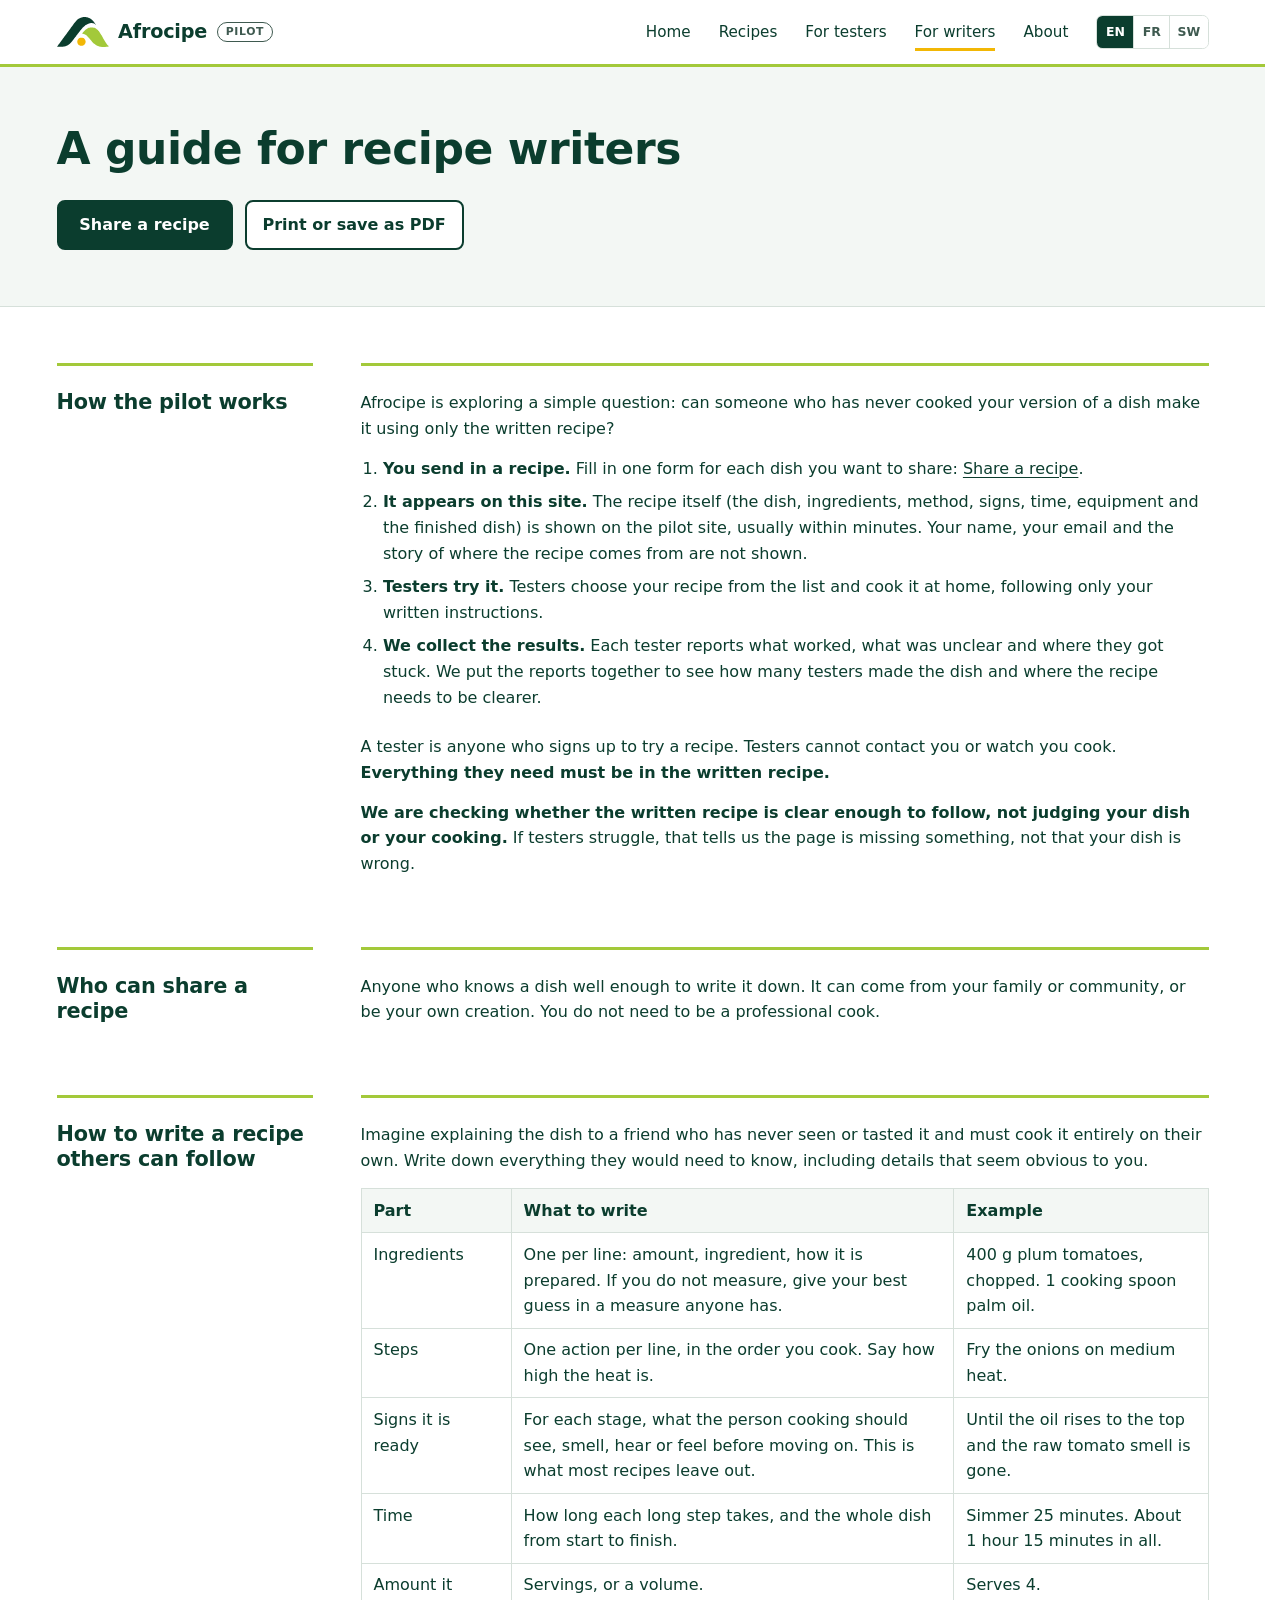
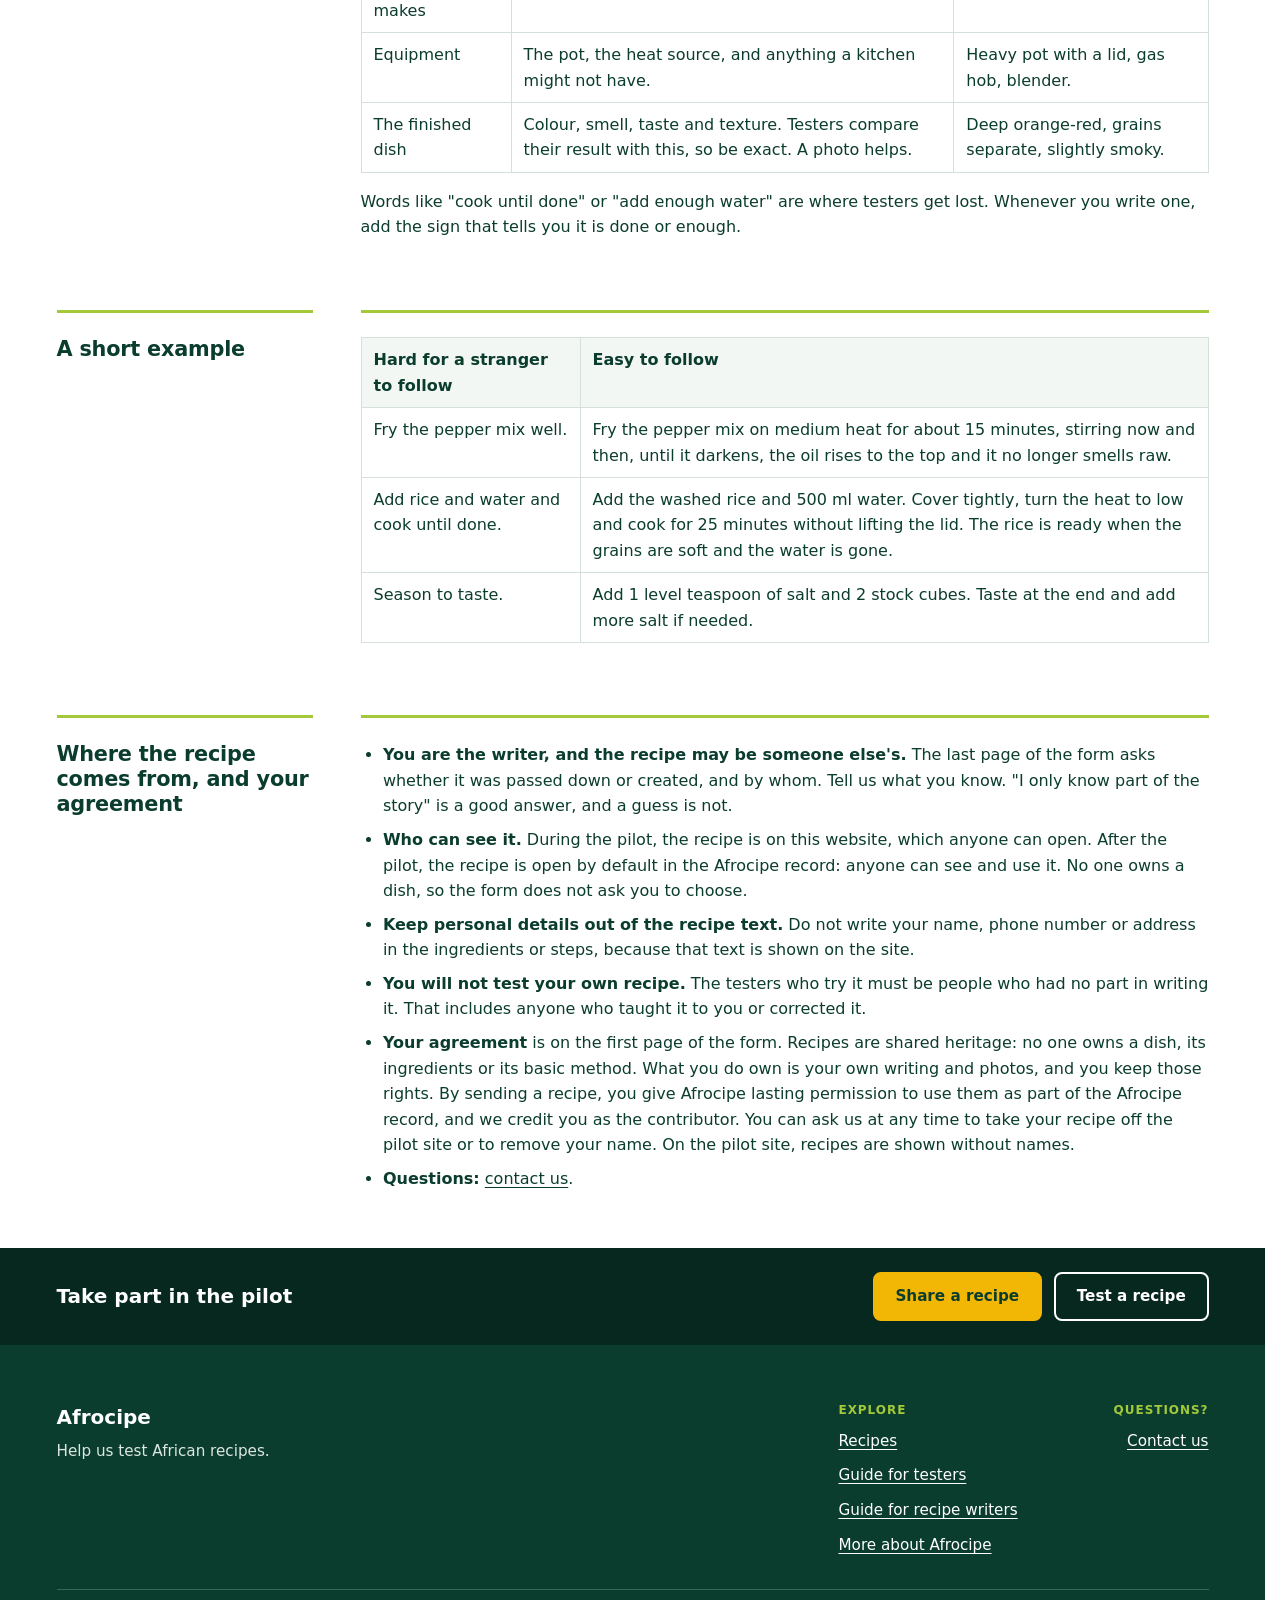
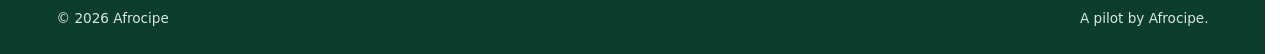
<file: site/guide-writers.html>
<!doctype html>
<html lang="en">
<head>
<meta charset="utf-8">
<meta http-equiv="Content-Security-Policy" content="default-src 'self'; connect-src 'self'; img-src 'self' data:; style-src 'self'; script-src 'self'; base-uri 'none'; form-action 'none'">
<meta name="viewport" content="width=device-width, initial-scale=1">
<title>Guide for recipe writers - Afrocipe Pilot</title>
<meta name="description" content="Help test African recipes. Share a recipe, or cook one and send a report.">
<meta name="theme-color" content="#0B3D2E">
<link rel="icon" href="assets/AFROCIPE_Glyph_Master_RGB.svg" type="image/svg+xml">
<link rel="stylesheet" href="css/style.css">
<script src="js/early.js"></script>
</head>
<body>
<a class="skip" href="#main" data-i18n="skip">Skip to content</a>
<header class="site-header no-print">
  <div class="wrap bar">
    <a class="brand" href="index.html">
      <img class="logo" src="assets/AFROCIPE_Glyph_Master_RGB.svg" alt="" width="1000" height="593">
      <span class="brand-name">Afrocipe</span>
      <span class="brand-tag" data-i18n="brand_tag">Pilot</span>
    </a>
    <div id="langswitch" class="langs" role="group"></div>
    <button type="button" id="menu-toggle" class="menu-toggle" aria-controls="site-nav" aria-expanded="false"><span class="menu-icon" aria-hidden="true"></span><span class="menu-label" data-i18n="menu">Menu</span></button>
    <nav id="site-nav" class="nav" aria-label="Main">
      <ul>
        <li><a href="index.html" data-i18n="nav_home">Home</a></li>
        <li><a href="recipes.html" data-i18n="nav_recipes">Recipes</a></li>
        <li><a href="guide-testers.html" data-i18n="nav_testers">For testers</a></li>
        <li><a href="guide-writers.html" data-i18n="nav_writers">For writers</a></li>
        <li><a href="about.html" data-i18n="nav_about">About</a></li>
      </ul>
    </nav>
  </div>
</header>
<main id="main">
<article lang="en" data-lang="en">
<header class="page-head"><div class="wrap">
<h1>A guide for recipe writers</h1>
<p class="tools no-print"><a class="btn" data-form="submit" href="https://tally.so/r/RWdKp4" data-i18n="btn_share">Share a recipe</a>
<button type="button" class="btn btn-quiet" data-print data-i18n="print_pdf">Print or save as PDF</button></p>
</div></header>
<div class="wrap section prose">
<h2>How the pilot works</h2>
<p>Afrocipe is exploring a simple question: can someone who has never cooked your version of a dish make it using only the written recipe?</p>
<ol>
<li><strong>You send in a recipe.</strong> Fill in one form for each dish you want to share: <a data-form="submit" href="https://tally.so/r/RWdKp4">Share a recipe</a>.</li>
<li><strong>It appears on this site.</strong> The recipe itself (the dish, ingredients, method, signs, time, equipment and the finished dish) is shown on the pilot site, usually within minutes. Your name, your email and the story of where the recipe comes from are not shown.</li>
<li><strong>Testers try it.</strong> Testers choose your recipe from the list and cook it at home, following only your written instructions.</li>
<li><strong>We collect the results.</strong> Each tester reports what worked, what was unclear and where they got stuck. We put the reports together to see how many testers made the dish and where the recipe needs to be clearer.</li>
</ol>
<p>A tester is anyone who signs up to try a recipe. Testers cannot contact you or watch you cook. <strong>Everything they need must be in the written recipe.</strong></p>
<p><strong>We are checking whether the written recipe is clear enough to follow, not judging your dish or your cooking.</strong> If testers struggle, that tells us the page is missing something, not that your dish is wrong.</p>
<h2>Who can share a recipe</h2>
<p>Anyone who knows a dish well enough to write it down. It can come from your family or community, or be your own creation. You do not need to be a professional cook.</p>
<h2>How to write a recipe others can follow</h2>
<p>Imagine explaining the dish to a friend who has never seen or tasted it and must cook it entirely on their own. Write down everything they would need to know, including details that seem obvious to you.</p>
<div class="table-wrap"><table class="stack">
<thead><tr>
<th scope="col">Part</th>
<th scope="col">What to write</th>
<th scope="col">Example</th>
</tr></thead>
<tbody>
<tr><td data-label="Part">Ingredients</td><td data-label="What to write">One per line: amount, ingredient, how it is prepared. If you do not measure, give your best guess in a measure anyone has.</td><td data-label="Example">400 g plum tomatoes, chopped. 1 cooking spoon palm oil.</td></tr>
<tr><td data-label="Part">Steps</td><td data-label="What to write">One action per line, in the order you cook. Say how high the heat is.</td><td data-label="Example">Fry the onions on medium heat.</td></tr>
<tr><td data-label="Part">Signs it is ready</td><td data-label="What to write">For each stage, what the person cooking should see, smell, hear or feel before moving on. This is what most recipes leave out.</td><td data-label="Example">Until the oil rises to the top and the raw tomato smell is gone.</td></tr>
<tr><td data-label="Part">Time</td><td data-label="What to write">How long each long step takes, and the whole dish from start to finish.</td><td data-label="Example">Simmer 25 minutes. About 1 hour 15 minutes in all.</td></tr>
<tr><td data-label="Part">Amount it makes</td><td data-label="What to write">Servings, or a volume.</td><td data-label="Example">Serves 4.</td></tr>
<tr><td data-label="Part">Equipment</td><td data-label="What to write">The pot, the heat source, and anything a kitchen might not have.</td><td data-label="Example">Heavy pot with a lid, gas hob, blender.</td></tr>
<tr><td data-label="Part">The finished dish</td><td data-label="What to write">Colour, smell, taste and texture. Testers compare their result with this, so be exact. A photo helps.</td><td data-label="Example">Deep orange-red, grains separate, slightly smoky.</td></tr>
</tbody></table></div>
<p>Words like "cook until done" or "add enough water" are where testers get lost. Whenever you write one, add the sign that tells you it is done or enough.</p>
<h2>A short example</h2>
<div class="table-wrap"><table class="stack">
<thead><tr>
<th scope="col">Hard for a stranger to follow</th>
<th scope="col">Easy to follow</th>
</tr></thead>
<tbody>
<tr><td data-label="Hard for a stranger to follow">Fry the pepper mix well.</td><td data-label="Easy to follow">Fry the pepper mix on medium heat for about 15 minutes, stirring now and then, until it darkens, the oil rises to the top and it no longer smells raw.</td></tr>
<tr><td data-label="Hard for a stranger to follow">Add rice and water and cook until done.</td><td data-label="Easy to follow">Add the washed rice and 500 ml water. Cover tightly, turn the heat to low and cook for 25 minutes without lifting the lid. The rice is ready when the grains are soft and the water is gone.</td></tr>
<tr><td data-label="Hard for a stranger to follow">Season to taste.</td><td data-label="Easy to follow">Add 1 level teaspoon of salt and 2 stock cubes. Taste at the end and add more salt if needed.</td></tr>
</tbody></table></div>
<h2>Where the recipe comes from, and your agreement</h2>
<ul>
<li><strong>You are the writer, and the recipe may be someone else's.</strong> The last page of the form asks whether it was passed down or created, and by whom. Tell us what you know. "I only know part of the story" is a good answer, and a guess is not.</li>
<li><strong>Who can see it.</strong> During the pilot, the recipe is on this website, which anyone can open. After the pilot, the recipe is open by default in the Afrocipe record: anyone can see and use it. No one owns a dish, so the form does not ask you to choose.</li>
<li><strong>Keep personal details out of the recipe text.</strong> Do not write your name, phone number or address in the ingredients or steps, because that text is shown on the site.</li>
<li><strong>You will not test your own recipe.</strong> The testers who try it must be people who had no part in writing it. That includes anyone who taught it to you or corrected it.</li>
<li><strong>Your agreement</strong> is on the first page of the form. Recipes are shared heritage: no one owns a dish, its ingredients or its basic method. What you do own is your own writing and photos, and you keep those rights. By sending a recipe, you give Afrocipe lasting permission to use them as part of the Afrocipe record, and we credit you as the contributor. You can ask us at any time to take your recipe off the pilot site or to remove your name. On the pilot site, recipes are shown without names.</li>
<li><strong>Questions:</strong> <a data-form="contact" href="https://tally.so/r/zEyVQ0">contact us</a>.</li>
</ul>
</div>
</article>
<article lang="fr" data-lang="fr">
<header class="page-head"><div class="wrap">
<h1>Guide des rédacteurs de recettes</h1>
<p class="tools no-print"><a class="btn" data-form="submit" href="https://tally.so/r/VpQ1VJ" data-i18n="btn_share">Share a recipe</a>
<button type="button" class="btn btn-quiet" data-print data-i18n="print_pdf">Print or save as PDF</button></p>
</div></header>
<div class="wrap section prose">
<h2>Comment fonctionne le pilote</h2>
<p>Afrocipe explore une question simple : une personne qui n'a jamais cuisiné votre version d'un plat peut-elle le réussir avec la seule recette écrite ?</p>
<ol>
<li><strong>Vous envoyez une recette.</strong> Remplissez un formulaire pour chaque plat que vous voulez partager : <a data-form="submit" href="https://tally.so/r/VpQ1VJ">Partager une recette</a>.</li>
<li><strong>Elle apparaît sur ce site.</strong> La recette elle-même (le plat, les ingrédients, la préparation, les signes, le temps, le matériel et le plat fini) s'affiche sur le site du pilote, en général en quelques minutes. Votre nom, votre e-mail et l'histoire de l'origine de la recette ne sont pas affichés.</li>
<li><strong>Les testeurs l'essaient.</strong> Des testeurs choisissent votre recette dans la liste et la cuisinent chez eux, en suivant seulement vos instructions écrites.</li>
<li><strong>Nous recueillons les résultats.</strong> Chaque testeur indique ce qui a marché, ce qui n'était pas clair et où il a été bloqué. Nous rassemblons les comptes rendus pour voir combien de testeurs ont réussi le plat et où la recette doit être plus claire.</li>
</ol>
<p>Un testeur est toute personne qui s'inscrit pour essayer une recette. Les testeurs ne peuvent pas vous contacter ni vous regarder cuisiner. <strong>Tout ce dont ils ont besoin doit être dans la recette écrite.</strong></p>
<p><strong>Nous vérifions si la recette écrite est assez claire pour être suivie, nous ne jugeons ni votre plat ni votre façon de cuisiner.</strong> Si les testeurs ont du mal, cela nous montre qu'il manque quelque chose sur la page, pas que votre plat est mauvais.</p>
<h2>Qui peut partager une recette</h2>
<p>Toute personne qui connaît un plat assez bien pour l'écrire. Il peut venir de votre famille ou de votre communauté, ou être votre propre création. Vous n'avez pas besoin d'être cuisinier de métier.</p>
<h2>Comment écrire une recette que d'autres peuvent suivre</h2>
<p>Imaginez que vous expliquez le plat à un ami qui ne l'a jamais vu ni goûté et qui doit le cuisiner entièrement seul. Écrivez tout ce qu'il aurait besoin de savoir, y compris les détails qui vous semblent évidents.</p>
<div class="table-wrap"><table class="stack">
<thead><tr>
<th scope="col">Partie</th>
<th scope="col">Quoi écrire</th>
<th scope="col">Exemple</th>
</tr></thead>
<tbody>
<tr><td data-label="Partie">Ingrédients</td><td data-label="Quoi écrire">Un par ligne : quantité, ingrédient, comment il est préparé. Si vous ne mesurez pas, donnez votre meilleure estimation dans une mesure que tout le monde a.</td><td data-label="Exemple">400 g de tomates olivettes, coupées. 1 louche d'huile de palme.</td></tr>
<tr><td data-label="Partie">Étapes</td><td data-label="Quoi écrire">Une action par ligne, dans l'ordre où vous cuisinez. Dites à quel feu vous cuisez.</td><td data-label="Exemple">Faire revenir les oignons à feu moyen.</td></tr>
<tr><td data-label="Partie">Signes que c'est prêt</td><td data-label="Quoi écrire">Pour chaque étape, ce que la personne qui cuisine doit voir, sentir, entendre ou toucher avant de passer à la suite. C'est ce que la plupart des recettes oublient.</td><td data-label="Exemple">Jusqu'à ce que l'huile remonte à la surface et que l'odeur de tomate crue ait disparu.</td></tr>
<tr><td data-label="Partie">Temps</td><td data-label="Quoi écrire">La durée de chaque étape longue, et celle du plat entier du début à la fin.</td><td data-label="Exemple">Laisser mijoter 25 minutes. Environ 1 h 15 en tout.</td></tr>
<tr><td data-label="Partie">Quantité obtenue</td><td data-label="Quoi écrire">Un nombre de portions, ou un volume.</td><td data-label="Exemple">Pour 4 personnes.</td></tr>
<tr><td data-label="Partie">Matériel</td><td data-label="Quoi écrire">La marmite, la source de chaleur, et tout ce qu'une cuisine pourrait ne pas avoir.</td><td data-label="Exemple">Marmite épaisse avec couvercle, cuisinière à gaz, mixeur.</td></tr>
<tr><td data-label="Partie">Le plat fini</td><td data-label="Quoi écrire">Couleur, odeur, goût et texture. Les testeurs comparent leur résultat à cette description : soyez précis. Une photo aide.</td><td data-label="Exemple">Rouge orangé foncé, grains bien séparés, légèrement fumé.</td></tr>
</tbody></table></div>
<p>Les formules comme « cuire jusqu'à ce que ce soit prêt » ou « ajouter assez d'eau » sont celles où les testeurs se perdent. Chaque fois que vous en écrivez une, ajoutez le signe qui vous dit que c'est prêt ou que c'est assez.</p>
<h2>Un court exemple</h2>
<div class="table-wrap"><table class="stack">
<thead><tr>
<th scope="col">Difficile à suivre pour un inconnu</th>
<th scope="col">Facile à suivre</th>
</tr></thead>
<tbody>
<tr><td data-label="Difficile à suivre pour un inconnu">Bien faire revenir le mélange de piments.</td><td data-label="Facile à suivre">Faire revenir le mélange de piments à feu moyen pendant environ 15 minutes, en remuant de temps en temps, jusqu'à ce qu'il fonce, que l'huile remonte à la surface et qu'il ne sente plus le cru.</td></tr>
<tr><td data-label="Difficile à suivre pour un inconnu">Ajouter le riz et l'eau et cuire jusqu'à ce que ce soit prêt.</td><td data-label="Facile à suivre">Ajouter le riz lavé et 500 ml d'eau. Couvrir hermétiquement, baisser à feu doux et cuire 25 minutes sans soulever le couvercle. Le riz est prêt quand les grains sont tendres et qu'il n'y a plus d'eau.</td></tr>
<tr><td data-label="Difficile à suivre pour un inconnu">Assaisonner selon le goût.</td><td data-label="Facile à suivre">Ajouter 1 cuillère à café rase de sel et 2 cubes de bouillon. Goûter à la fin et ajouter du sel si nécessaire.</td></tr>
</tbody></table></div>
<h2>D'où vient la recette, et votre accord</h2>
<ul>
<li><strong>Vous êtes le rédacteur, et la recette peut être celle de quelqu'un d'autre.</strong> La dernière page du formulaire demande si elle a été transmise ou créée, et par qui. Dites-nous ce que vous savez. « Je ne connais qu'une partie de l'histoire » est une bonne réponse. Une supposition n'en est pas une.</li>
<li><strong>Qui peut la voir.</strong> Pendant le pilote, la recette est sur ce site, que tout le monde peut ouvrir. Après le pilote, la recette est ouverte par défaut dans le registre Afrocipe : tout le monde peut la voir et l'utiliser. Personne ne possède un plat, donc le formulaire ne vous demande pas de choisir.</li>
<li><strong>Ne mettez pas de données personnelles dans le texte de la recette.</strong> N'écrivez pas votre nom, votre numéro de téléphone ou votre adresse dans les ingrédients ou les étapes, car ce texte s'affiche sur le site.</li>
<li><strong>Vous ne testerez pas votre propre recette.</strong> Les testeurs qui l'essaient doivent être des personnes qui n'ont pris aucune part à sa rédaction. Cela inclut toute personne qui vous l'a apprise ou qui l'a corrigée.</li>
<li><strong>Votre accord</strong> se trouve à la première page du formulaire. Les recettes sont un patrimoine commun : personne ne possède un plat, ses ingrédients ou sa méthode de base. Ce qui est à vous, ce sont vos propres textes et photos, et vous gardez ces droits. En envoyant une recette, vous donnez à Afrocipe une autorisation durable de les utiliser dans le registre Afrocipe, et nous vous citons comme contributeur ou contributrice. Vous pouvez nous demander à tout moment de retirer votre recette du site du pilote ou de retirer votre nom. Sur le site du pilote, les recettes s'affichent sans nom.</li>
<li><strong>Des questions :</strong> <a data-form="contact" href="https://tally.so/r/OQ4RBg">contactez-nous</a>.</li>
</ul>
</div>
</article>
<article lang="sw" data-lang="sw">
<header class="page-head"><div class="wrap">
<h1>Mwongozo kwa waandishi wa resipi</h1>
<p class="tools no-print"><a class="btn" data-form="submit" href="https://tally.so/r/Ge9BVL" data-i18n="btn_share">Share a recipe</a>
<button type="button" class="btn btn-quiet" data-print data-i18n="print_pdf">Print or save as PDF</button></p>
</div></header>
<div class="wrap section prose">
<h2>Jinsi majaribio yanavyofanya kazi</h2>
<p>Afrocipe inachunguza swali moja rahisi: je, mtu ambaye hajawahi kupika toleo lako la chakula anaweza kukipika kwa kutumia resipi iliyoandikwa pekee?</p>
<ol>
<li><strong>Unatuma resipi.</strong> Jaza fomu moja kwa kila chakula unachotaka kushiriki: <a data-form="submit" href="https://tally.so/r/Ge9BVL">Shiriki resipi</a>.</li>
<li><strong>Inaonekana kwenye tovuti hii.</strong> Resipi yenyewe (chakula, viambato, jinsi ya kupika, dalili, muda, vifaa na chakula kilichokamilika) inaonyeshwa kwenye tovuti ya majaribio, kwa kawaida ndani ya dakika chache. Jina lako, barua pepe yako na hadithi ya resipi inakotoka havionyeshwi.</li>
<li><strong>Wajaribu wanaijaribu.</strong> Wajaribu wanachagua resipi yako kwenye orodha na kuipika nyumbani, wakifuata maelekezo yako yaliyoandikwa pekee.</li>
<li><strong>Tunakusanya matokeo.</strong> Kila mjaribu anaripoti kilichofanikiwa, kisichoeleweka na mahali alipokwama. Tunaunganisha ripoti ili kuona ni wajaribu wangapi walifanikiwa kupika chakula na ni wapi resipi inahitaji kuwa wazi zaidi.</li>
</ol>
<p>Mjaribu ni mtu yeyote anayejiandikisha kujaribu resipi. Wajaribu hawawezi kuwasiliana nawe wala kukuangalia ukipika. <strong>Kila kitu wanachohitaji lazima kiwe ndani ya resipi iliyoandikwa.</strong></p>
<p><strong>Tunakagua kama resipi iliyoandikwa iko wazi vya kutosha kufuatwa, hatuhukumu chakula chako wala upishi wako.</strong> Wajaribu wakipata shida, hiyo inatuonyesha kwamba kuna kitu kinakosekana kwenye ukurasa, si kwamba chakula chako kina kosa.</p>
<h2>Nani anaweza kushiriki resipi</h2>
<p>Mtu yeyote anayekijua chakula vizuri kiasi cha kukiandika. Kinaweza kutoka kwa familia au jamii yako, au kuwa ubunifu wako mwenyewe. Huhitaji kuwa mpishi wa kitaalamu.</p>
<h2>Jinsi ya kuandika resipi ambayo wengine wanaweza kuifuata</h2>
<p>Fikiria unamweleza rafiki ambaye hajawahi kukiona wala kukionja chakula hiki, na lazima akipike peke yake kabisa. Andika kila kitu ambacho angehitaji kujua, pamoja na mambo yanayoonekana dhahiri kwako.</p>
<div class="table-wrap"><table class="stack">
<thead><tr>
<th scope="col">Sehemu</th>
<th scope="col">Cha kuandika</th>
<th scope="col">Mfano</th>
</tr></thead>
<tbody>
<tr><td data-label="Sehemu">Viambato</td><td data-label="Cha kuandika">Kimoja kwa kila mstari: kiasi, kiambato, jinsi kinavyoandaliwa. Kama hupimi, toa makadirio yako bora kwa kipimo ambacho kila mtu anacho.</td><td data-label="Mfano">Gramu 400 za nyanya za plum, zilizokatwakatwa. Mwiko 1 wa mafuta ya mawese.</td></tr>
<tr><td data-label="Sehemu">Hatua</td><td data-label="Cha kuandika">Kitendo kimoja kwa kila mstari, kwa mpangilio unaopika. Sema moto ni mkali kiasi gani.</td><td data-label="Mfano">Kaanga vitunguu kwa moto wa wastani.</td></tr>
<tr><td data-label="Sehemu">Dalili kwamba iko tayari</td><td data-label="Cha kuandika">Kwa kila hatua, kile ambacho anayepika anapaswa kuona, kunusa, kusikia au kuhisi kabla ya kuendelea. Hiki ndicho resipi nyingi huacha.</td><td data-label="Mfano">Hadi mafuta yapande juu na harufu ya nyanya mbichi iishe.</td></tr>
<tr><td data-label="Sehemu">Muda</td><td data-label="Cha kuandika">Kila hatua ndefu inachukua muda gani, na chakula chote kuanzia mwanzo hadi mwisho.</td><td data-label="Mfano">Chemsha polepole kwa dakika 25. Takriban saa 1 na dakika 15 kwa jumla.</td></tr>
<tr><td data-label="Sehemu">Kiasi kinachotoka</td><td data-label="Cha kuandika">Idadi ya watu kinaowatosha, au ujazo.</td><td data-label="Mfano">Kinatosha watu 4.</td></tr>
<tr><td data-label="Sehemu">Vifaa</td><td data-label="Cha kuandika">Sufuria, chanzo cha moto, na chochote ambacho jiko huenda halina.</td><td data-label="Mfano">Sufuria nzito yenye mfuniko, jiko la gesi, blenda.</td></tr>
<tr><td data-label="Sehemu">Chakula kilichokamilika</td><td data-label="Cha kuandika">Rangi, harufu, ladha na umbile. Wajaribu hulinganisha matokeo yao na haya, kwa hiyo eleza kwa usahihi. Picha inasaidia.</td><td data-label="Mfano">Rangi ya machungwa-nyekundu iliyokolea, punje zimeachana, ladha ya moshi kidogo.</td></tr>
</tbody></table></div>
<p>Maneno kama "pika hadi iive" au "ongeza maji ya kutosha" ndiyo mahali ambapo wajaribu hupotea. Kila unapoandika neno kama hilo, ongeza dalili inayokuonyesha kwamba imeiva au inatosha.</p>
<h2>Mfano mfupi</h2>
<div class="table-wrap"><table class="stack">
<thead><tr>
<th scope="col">Vigumu kwa mgeni kufuata</th>
<th scope="col">Rahisi kufuata</th>
</tr></thead>
<tbody>
<tr><td data-label="Vigumu kwa mgeni kufuata">Kaanga mchanganyiko wa pilipili vizuri.</td><td data-label="Rahisi kufuata">Kaanga mchanganyiko wa pilipili kwa moto wa wastani kwa takriban dakika 15, ukikoroga mara kwa mara, hadi uwe mweusi zaidi, mafuta yapande juu na usiwe tena na harufu ya ubichi.</td></tr>
<tr><td data-label="Vigumu kwa mgeni kufuata">Ongeza mchele na maji, pika hadi uive.</td><td data-label="Rahisi kufuata">Ongeza mchele uliooshwa na mililita 500 za maji. Funika vizuri, punguza moto uwe mdogo na upike kwa dakika 25 bila kufunua mfuniko. Mchele uko tayari punje zinapokuwa laini na maji yamekauka.</td></tr>
<tr><td data-label="Vigumu kwa mgeni kufuata">Tia viungo kwa ladha yako.</td><td data-label="Rahisi kufuata">Ongeza kijiko 1 cha chai cha chumvi kilichosawazishwa na vidonge 2 vya supu. Onja mwishoni na uongeze chumvi ikihitajika.</td></tr>
</tbody></table></div>
<h2>Resipi inatoka wapi, na makubaliano yako</h2>
<ul>
<li><strong>Wewe ndiye mwandishi, na resipi inaweza kuwa ya mtu mwingine.</strong> Ukurasa wa mwisho wa fomu unauliza kama ilirithishwa au ilibuniwa, na na nani. Tuambie unachojua. "Najua sehemu tu ya hadithi" ni jibu zuri, lakini kubahatisha si jibu zuri.</li>
<li><strong>Nani anaweza kuiona.</strong> Wakati wa majaribio, resipi iko kwenye tovuti hii, ambayo mtu yeyote anaweza kuifungua. Baada ya majaribio, resipi huwa wazi kwenye kumbukumbu za Afrocipe: mtu yeyote anaweza kuiona na kuitumia. Hakuna anayemiliki chakula, kwa hiyo fomu haikuombi uchague.</li>
<li><strong>Usiweke taarifa binafsi kwenye maandishi ya resipi.</strong> Usiandike jina lako, namba ya simu au anwani kwenye viambato au hatua, kwa sababu maandishi hayo yanaonyeshwa kwenye tovuti.</li>
<li><strong>Hutajaribu resipi yako mwenyewe.</strong> Wajaribu wanaoijaribu lazima wawe watu ambao hawakushiriki katika kuiandika. Hii inajumuisha mtu yeyote aliyekufundisha resipi hiyo au aliyeisahihisha.</li>
<li><strong>Makubaliano yako</strong> yako kwenye ukurasa wa kwanza wa fomu. Resipi ni urithi wa pamoja: hakuna anayemiliki chakula, viungo vyake au njia yake ya msingi ya kupika. Kilicho chako ni maandishi na picha zako mwenyewe, na unabaki na haki hizo. Kwa kutuma resipi, unaipa Afrocipe ruhusa ya kudumu ya kuvitumia kama sehemu ya kumbukumbu za Afrocipe, nasi tunakutaja kama mchangiaji. Unaweza kutuomba wakati wowote tuiondoe resipi yako kwenye tovuti ya majaribio au tuliondoe jina lako. Kwenye tovuti ya majaribio, resipi zinaonyeshwa bila majina.</li>
<li><strong>Maswali:</strong> <a data-form="contact" href="https://tally.so/r/4aJZNY">wasiliana nasi</a>.</li>
</ul>
</div>
</article>
</main>
<footer class="site-footer no-print">
  <div class="footer-cta">
    <div class="wrap footer-cta-row">
      <p class="footer-cta-title" data-i18n="cta_title">Take part in the pilot</p>
      <p class="footer-cta-actions">
        <a class="btn btn-gold" data-form="submit" href="https://tally.so/r/RWdKp4" data-i18n="btn_share">Share a recipe</a>
        <a class="btn btn-line" href="recipes.html" data-i18n="btn_test">Test a recipe</a>
      </p>
    </div>
  </div>
  <div class="wrap footer-grid">
    <div>
      <p class="footer-name">Afrocipe</p>
      <p data-i18n="footer_tagline">Help us test African recipes.</p>
    </div>
    <nav aria-label="Footer">
      <p class="footer-h" data-i18n="footer_explore">Explore</p>
      <ul>
        <li><a href="recipes.html" data-i18n="nav_recipes">Recipes</a></li>
        <li><a href="guide-testers.html" data-i18n="guide_testers">Guide for testers</a></li>
        <li><a href="guide-writers.html" data-i18n="guide_writers">Guide for recipe writers</a></li>
        <li><a href="about.html" data-i18n="home_about_link">More about Afrocipe</a></li>
      </ul>
    </nav>
    <div>
      <p class="footer-h" data-i18n="footer_contact">Questions?</p>
      <p><a id="contact" data-form="contact" href="https://tally.so/r/zEyVQ0" data-i18n="contact_us">Contact us</a></p>
    </div>
  </div>
  <div class="wrap">
    <div class="footer-base">
      <p><small data-i18n="footer_rights">&copy; 2026 Afrocipe</small></p>
      <p><small data-i18n="footer_note">A pilot by Afrocipe.</small></p>
    </div>
  </div>
</footer>
<script src="js/config.js"></script>
<script src="js/i18n.js"></script>
<script src="js/common.js"></script>
</body>
</html>
</file>
<file: site/css/style.css>
/* Afrocipe pilot site. One container (.wrap) sets the gutters for the header, every band of content and the footer. */
:root {
  --forest: #0B3D2E;
  --forest-dark: #07281e;
  --lime: #A3C93A;
  --gold: #F2B705;
  --muted: #3f5a50;
  --line: #d6e0da;
  --tint: #f3f7f4;
  --page: 72rem;
  --gutter: clamp(1rem, 4vw, 2.5rem);
  --band: clamp(2rem, 5vw, 3.5rem);   /* above and below every band of the page */
  --space: 1.5rem;                     /* between blocks inside a band */
}
* { box-sizing: border-box; }
html { -webkit-text-size-adjust: 100%; scrollbar-gutter: stable; }   /* a short page keeps the scrollbar's space, so nothing shifts sideways between pages */
body {
  margin: 0; min-height: 100vh; min-height: 100dvh; display: flex; flex-direction: column;
  background: #fff; color: var(--forest);
  font: 1rem/1.6 system-ui, -apple-system, "Segoe UI", Roboto, "Helvetica Neue", Arial, sans-serif;
}
main { flex: 1 0 auto; }
.wrap { width: 100%; max-width: calc(var(--page) + 2 * var(--gutter)); margin-left: auto; margin-right: auto; padding-left: var(--gutter); padding-right: var(--gutter); }
.section { padding-top: var(--band); padding-bottom: var(--band); }
/* Blocks inside a band are always one --space apart, whatever they are. */
.section:not(.prose) > * { margin-top: 0; margin-bottom: 0; }
.section:not(.prose) > * + * { margin-top: var(--space); }
.section > :empty { display: none; }

h1, h2, h3 { line-height: 1.2; overflow-wrap: anywhere; letter-spacing: -.01em; }
h1 { font-size: clamp(1.75rem, 1.2rem + 2.4vw, 2.75rem); margin: 0 0 .75rem; }
h2 { font-size: 1.3rem; margin: 0 0 .6rem; }
h3 { font-size: 1.15rem; margin: 0 0 .5rem; }
p { margin: 0 0 .9rem; overflow-wrap: anywhere; }
a { color: var(--forest); text-decoration-thickness: .08em; text-underline-offset: .18em; }
a:hover { text-decoration-thickness: .14em; }
small { font-size: .85rem; }
.fine { font-size: .875rem; color: var(--muted); }
.lead { font-size: clamp(1.05rem, 1rem + .4vw, 1.25rem); max-width: 46rem; }
.skip { position: absolute; left: -999px; top: 0; background: var(--forest); color: #fff; padding: .6rem 1rem; z-index: 10; }
.skip:focus { left: 0; }
:focus-visible { outline: 3px solid var(--forest); outline-offset: 3px; border-radius: 2px; }

/* Header. The glyph keeps clear space of at least 25% of its height on every side. */
.site-header { background: #fff; border-bottom: 3px solid var(--lime); }
.bar { display: flex; flex-wrap: wrap; align-items: center; gap: 0 .75rem; min-height: 4rem; }
.brand { display: flex; align-items: center; gap: .6rem; margin-right: auto; padding: .7rem 0; text-decoration: none; }
.logo { display: block; width: 3.25rem; height: auto; }
.brand-name { font-size: 1.2rem; font-weight: 700; letter-spacing: -.01em; }
.brand-tag { font-size: .68rem; font-weight: 700; letter-spacing: .06em; text-transform: uppercase; border: 1px solid var(--muted); color: var(--muted); border-radius: 1rem; padding: .05rem .5rem; }
.langs { display: flex; border: 1px solid var(--line); border-radius: .4rem; overflow: hidden; }
.langs button { min-width: 2.25rem; height: 2rem; padding: 0 .45rem; border: 0; background: #fff; color: var(--muted); font: inherit; font-size: .78rem; font-weight: 600; cursor: pointer; }
.langs button + button { border-left: 1px solid var(--line); }
.langs button:hover { background: var(--tint); }
.langs button[aria-current] { background: var(--forest); color: #fff; }
.langs button:focus-visible { outline-offset: -3px; }
.menu-toggle { display: none; align-items: center; gap: .45rem; height: 2rem; padding: 0 .65rem; border: 1px solid var(--line); border-radius: .4rem; background: #fff; color: var(--forest); font: inherit; font-size: .85rem; font-weight: 600; cursor: pointer; }
.menu-icon { width: 1rem; height: 2px; background: currentColor; box-shadow: 0 -5px 0 currentColor, 0 5px 0 currentColor; }
.nav { flex-basis: 100%; }
.nav ul { list-style: none; margin: 0; padding: 0 0 .5rem; }
.nav a { display: block; padding: .7rem 0; border-top: 1px solid var(--line); font-weight: 500; text-decoration: none; }
.nav a:hover { text-decoration: underline; }
.nav a[aria-current] { box-shadow: inset 4px 0 0 var(--gold); padding-left: .75rem; }
/* Small phones: the header stays on one row. The label is still read out; the tag returns from 30rem. */
@media (max-width: 29.99rem) {
  .brand-tag { display: none; }
  .menu-label { position: absolute; width: 1px; height: 1px; overflow: hidden; clip-path: inset(50%); white-space: nowrap; }
  .menu-toggle { position: relative; width: 2.25rem; justify-content: center; padding: 0; }
}
@media (max-width: 55.99rem) {
  .js .menu-toggle { display: inline-flex; }
  .js .nav { display: none; }
  .js .open .nav { display: block; }
}
@media (min-width: 56rem) {
  .bar { flex-wrap: nowrap; gap: 0 1.75rem; }
  .nav { flex-basis: auto; order: 1; }
  .langs { order: 2; }
  .nav ul { display: flex; gap: 1.75rem; padding: 0; }
  .nav a, .nav a[aria-current] { padding: .4rem 0; border: 0; font-size: .95rem; }
  .nav a[aria-current] { box-shadow: inset 0 -3px 0 var(--gold); }
}

/* Buttons */
.btn {
  display: inline-flex; align-items: center; justify-content: center; min-height: 2.75rem; padding: .65rem 1.3rem;
  background: var(--forest); color: #fff; border: 2px solid var(--forest); border-radius: .5rem;
  font: inherit; font-weight: 700; text-align: center; text-decoration: none; cursor: pointer;
}
.btn:hover { background: var(--forest-dark); border-color: var(--forest-dark); }
.btn:focus-visible { outline-offset: 4px; box-shadow: 0 0 0 3px #fff, 0 0 0 6px var(--gold); }
.btn-quiet { background: #fff; color: var(--forest); }
.btn-quiet:hover { background: var(--tint); border-color: var(--forest); }
.btn-gold { background: var(--gold); border-color: var(--gold); color: var(--forest); }
.btn-gold:hover { background: #ffd04a; border-color: #ffd04a; }
.btn-line { background: transparent; border-color: #fff; color: #fff; }
.btn-line:hover { background: rgba(255, 255, 255, .12); border-color: #fff; }
.btn-big { display: flex; width: 100%; padding: .95rem 1.25rem; font-size: 1.15rem; }

/* Bands: the home hero, each page's title band, and the tinted "how it works" strip. */
.hero, .page-head, .band { background: var(--tint); }
.hero, .page-head { border-bottom: 1px solid var(--line); }
.hero { padding: var(--band) 0; }
.hero-grid { display: grid; gap: 2rem; align-items: center; }
.hero-mark { display: none; }
.hero-actions { display: flex; flex-wrap: wrap; gap: .75rem; margin: var(--space) 0 1rem; }
.hero-actions .btn { flex: 1 1 12rem; max-width: 20rem; }
.hero-more { margin: 0; }
.page-head { padding: var(--band) 0; }
.page-head h1 { margin: 0; }
.page-head .lead { margin: .75rem 0 0; }
.page-head .crumb { margin: 0 0 1rem; }
.page-head .also { margin: .5rem 0 0; }
.tools { display: flex; flex-wrap: wrap; gap: .75rem; margin: var(--space) 0 0; }
.section-title { font-size: clamp(1.3rem, 1.1rem + .8vw, 1.6rem); }

.roles { display: grid; gap: var(--space); }
.role { display: flex; flex-direction: column; background: #fff; border: 1px solid var(--line); border-top: 4px solid var(--lime); border-radius: .75rem; padding: 1.5rem; }
.role-links { display: flex; flex-wrap: wrap; gap: .25rem 1.5rem; margin: auto 0 0; padding-top: .5rem; }
.role-links a { font-weight: 700; padding: .35rem 0; }
.steps { list-style: none; margin: 0; padding: 0; display: grid; gap: var(--space); counter-reset: step; }
.steps li { counter-increment: step; position: relative; padding-left: 3rem; min-height: 2.2rem; }
.steps li::before { content: counter(step); position: absolute; left: 0; top: 0; display: flex; align-items: center; justify-content: center; width: 2.2rem; height: 2.2rem; border-radius: 50%; background: var(--forest); color: #fff; font-weight: 700; }
.notice { margin: 0 0 var(--space); background: #fdf7e1; border: 1px solid #e6d38a; border-left: 4px solid var(--gold); border-radius: .4rem; padding: .75rem 1rem; font-size: .95rem; }
.notice:last-child { margin-bottom: 0; }

/* Recipe list */
.cards { list-style: none; margin: 0; padding: 0; display: grid; gap: var(--space); }
.card { background: #fff; border: 1px solid var(--line); border-top: 4px solid var(--lime); border-radius: .75rem; padding: 1.1rem 1.25rem; }
.card:hover { box-shadow: 0 4px 14px rgba(11, 61, 46, .1); }
.card h2 { margin: 0; font-size: 1.2rem; }
.card-link { text-decoration: none; display: block; }
.card-link:hover h2 { text-decoration: underline; }
.meta { margin: .4rem 0 .2rem; display: flex; flex-wrap: wrap; gap: .5rem; align-items: center; }
.code { font-family: ui-monospace, Menlo, Consolas, monospace; font-weight: 700; letter-spacing: .02em; }
.tag { border: 1px solid var(--muted); color: var(--muted); border-radius: 1rem; padding: 0 .55rem; font-size: .8rem; }
.count { margin: 0; color: var(--muted); font-weight: 600; }
.card-facts { margin: .6rem 0 .5rem; display: grid; gap: .2rem; font-size: .95rem; }
.card-facts > div { display: grid; grid-template-columns: 6.5rem 1fr; gap: .5rem; }
.card-facts dt { font-weight: 700; }
.card-facts dd { margin: 0; overflow-wrap: anywhere; }
.clamp { display: -webkit-box; -webkit-box-orient: vertical; -webkit-line-clamp: 2; line-clamp: 2; overflow: hidden; }
.card .meta { margin: .5rem 0 0; font-size: .9rem; }
.first-time { margin: 0; }
#status:empty { display: none; }

/* One recipe */
.sheet-top { display: flex; flex-wrap: wrap; gap: .5rem; align-items: center; margin: 0 0 .25rem; }
.ver { font-weight: 600; }
.also { color: var(--muted); }
.sheet { display: grid; gap: var(--space); }
.sheet > * { margin: 0; min-width: 0; }
.facts { display: grid; gap: .6rem; border-top: 3px solid var(--lime); border-bottom: 1px solid var(--line); padding: 1rem 0; }
.fact { display: grid; grid-template-columns: 7rem 1fr; gap: .5rem; }
.fact dt { font-weight: 700; }
.fact dd { margin: 0; overflow-wrap: anywhere; }
.fact-line { display: block; }
.sheet { font-size: 1.0625rem; line-height: 1.65; }
.block > * { margin-top: 0; margin-bottom: 0; }
.block > * + * { margin-top: .9rem; }
.block h2 { font-size: 1.45rem; padding-bottom: .4rem; border-bottom: 3px solid var(--lime); }
.block .group { font-size: 1.05rem; text-transform: uppercase; letter-spacing: .04em; color: var(--muted); margin-top: 1.6rem; }
.block h2 + .group { margin-top: .9rem; }
.lead-in { font-weight: 700; }
.lines { margin: 0; padding-left: 1.4rem; }
.lines li { margin-bottom: .45rem; overflow-wrap: anywhere; }
/* Ingredients and steps: a whole row is the tick target, so a floury finger can hit it. */
.ticks { list-style: none; margin: 0; padding: 0; }
.ticks li { border-bottom: 1px solid var(--line); }
.ticks li:last-child { border-bottom: 0; }
.tick { display: flex; gap: .85rem; align-items: flex-start; padding: .7rem 0; cursor: pointer; overflow-wrap: anywhere; }
.tick-text { flex: 1; min-width: 0; }
.ticks-tick input { flex: none; width: 1.35rem; height: 1.35rem; margin: .2rem 0 0; accent-color: var(--forest); }
.tick input:checked ~ .tick-text { color: var(--muted); text-decoration: line-through; text-decoration-color: var(--line); }
.block-method { counter-reset: step; }
.ticks-step li { counter-increment: step; }
.ticks-step .tick { padding: 1rem 0; font-size: 1.125rem; }
.ticks-step input { position: absolute; width: 1px; height: 1px; opacity: 0; }
.num { flex: none; display: flex; align-items: center; justify-content: center; width: 2.3rem; height: 2.3rem; border-radius: 50%; background: var(--forest); color: #fff; font-weight: 700; font-size: 1rem; }
.num::before { content: counter(step); }
.ticks-step input:checked + .num { background: var(--lime); color: var(--forest); }
.ticks-step input:checked + .num::before { content: "\2713"; }
.ticks-step input:focus-visible + .num { outline: 3px solid var(--gold); outline-offset: 2px; }
.block-finished p { max-width: 46rem; }
.cook-tools { display: flex; flex-wrap: wrap; gap: .75rem 1.5rem; align-items: center; justify-content: space-between; }
.cook-hint { margin: 0; color: var(--muted); }
.btn-quiet { font: inherit; font-weight: 600; color: var(--forest); background: #fff; border: 2px solid var(--forest); border-radius: .5rem; padding: .55rem 1rem; min-height: 2.75rem; cursor: pointer; }
.btn-quiet[aria-pressed="true"] { background: var(--forest); color: #fff; }
.report { padding: 1.25rem; background: var(--tint); border: 1px solid var(--line); border-radius: .75rem; }
.reminder { font-weight: 700; }
.report .btn { margin-bottom: 1rem; }
.report .fine { margin: 0; }
/* The tester's path, at the top of a recipe. */
.journey { list-style: none; counter-reset: j; margin: 0 0 var(--space); padding: .9rem 1.1rem; display: flex; flex-wrap: wrap; gap: .4rem 1.5rem; background: var(--tint); border: 1px solid var(--line); border-radius: .75rem; font-weight: 600; }
.journey li { counter-increment: j; }
.journey li::before { content: counter(j) ". "; color: var(--muted); }
/* The bar at the bottom of the window while cooking. */
body.has-cook-bar { padding-bottom: 5rem; }
.cook-bar { position: fixed; z-index: 20; right: var(--gutter); bottom: 1rem; left: var(--gutter); display: flex; flex-wrap: wrap; justify-content: flex-end; gap: .5rem; pointer-events: none; transition: opacity .15s; }
.cook-bar > .btn, .cook-bar > .btn-quiet { pointer-events: auto; box-shadow: 0 4px 14px rgba(11, 61, 46, .2); margin: 0; }
.cook-bar-off > .btn { opacity: 0; visibility: hidden; }
.signs-panel { pointer-events: auto; position: absolute; right: 0; bottom: calc(100% + .5rem); width: min(30rem, 100%); max-height: 65vh; overflow-y: auto; background: #fff; border: 1px solid var(--line); border-top: 4px solid var(--lime); border-radius: .75rem; padding: 1rem 1.25rem; box-shadow: 0 8px 28px rgba(11, 61, 46, .25); line-height: 1.6; }
.signs-panel[hidden] { display: none; }
@media (max-width: 29.99rem) {
  .cook-bar { flex-wrap: nowrap; justify-content: stretch; bottom: .6rem; }
  .cook-bar > .btn, .cook-bar > .btn-quiet { flex: 1 1 0; font-size: .95rem; padding: .55rem .6rem; text-align: center; }
}
.signs-panel > * { margin-top: 0; }
.signs-panel-head { display: flex; justify-content: space-between; align-items: center; gap: 1rem; position: sticky; top: -1rem; background: #fff; padding: .5rem 0; margin-bottom: .5rem; }
.signs-panel-head h2 { font-size: 1.15rem; margin: 0; }
.signs-panel .group { font-size: .95rem; text-transform: uppercase; letter-spacing: .04em; color: var(--muted); margin: 1rem 0 .4rem; }

/* Dashboard */
.unlock { display: grid; gap: .5rem; max-width: 24rem; }
.unlock label { font-weight: 600; }
.unlock input { font: inherit; padding: .65rem .75rem; border: 2px solid var(--forest); border-radius: .5rem; min-height: 2.75rem; }
.error { color: #8a1c1c; font-weight: 700; }
.error:empty { display: none; }
#out > * { margin: 0; }
#out > * + * { margin-top: var(--space); }
#out h2 + * { margin-top: .75rem; }
.table-wrap { overflow-x: auto; }
.prose .table-wrap { margin-bottom: 1rem; }
table { border-collapse: collapse; min-width: 100%; }
th, td { border: 1px solid var(--line); padding: .55rem .75rem; text-align: left; vertical-align: top; overflow-wrap: break-word; }
thead th { background: var(--tint); }

/* Content pages (guides, about). One article per language; only the page language shows. */
html[lang="en"] [data-lang]:not([data-lang="en"]),
html[lang="fr"] [data-lang]:not([data-lang="fr"]),
html[lang="sw"] [data-lang]:not([data-lang="sw"]) { display: none; }
.prose h2 { margin: var(--band) 0 .75rem; padding-top: var(--space); border-top: 3px solid var(--lime); }
.prose h2:first-child { margin-top: 0; }
.prose ul, .prose ol { margin: 0 0 1rem; padding-left: 1.4rem; }
.prose li { margin-bottom: .5rem; overflow-wrap: anywhere; }
.prose .checks { list-style: none; padding-left: 0; }
.prose .checks li { position: relative; padding-left: 2rem; }
.prose .checks li::before { content: ""; position: absolute; left: 0; top: .25rem; width: 1.1rem; height: 1.1rem; border: 2px solid var(--forest); border-radius: .2rem; }
.prose > :last-child { margin-bottom: 0; }
.prose > :last-child > li:last-child { margin-bottom: 0; }
.placeholder { border: 2px dashed var(--muted); border-radius: .4rem; padding: .7rem .85rem; color: var(--muted); font-style: italic; }

/* Footer: pinned to the bottom of the window on a short page (body is a column, main grows). */
.site-footer { margin-top: auto; background: var(--forest); color: #dbe7e0; font-size: .95rem; }
.site-footer a { color: #fff; }
.site-footer p { margin: 0 0 .4rem; }
.site-footer :focus-visible { outline-color: #fff; }
.footer-cta { background: var(--forest-dark); }
.footer-cta-row { display: flex; flex-wrap: wrap; align-items: center; justify-content: center; gap: 1rem 2rem; padding-top: var(--space); padding-bottom: var(--space); text-align: center; }
.site-footer .footer-cta-title { margin: 0; font-size: 1.25rem; font-weight: 700; color: #fff; }
.site-footer .footer-cta-actions { display: flex; flex-wrap: wrap; justify-content: center; gap: .75rem; margin: 0; }
.site-footer .btn-gold { color: var(--forest); }
.footer-grid { display: grid; gap: var(--space); padding-top: var(--band); padding-bottom: var(--space); text-align: center; }
.footer-name { font-size: 1.25rem; font-weight: 700; color: #fff; }
.footer-h { font-size: .75rem; font-weight: 700; letter-spacing: .08em; text-transform: uppercase; color: var(--lime); }
.site-footer ul { list-style: none; margin: 0; padding: 0; }
.site-footer li { margin-bottom: .35rem; }
.site-footer li a, .site-footer #contact { display: inline-block; padding: .15rem 0; }
.footer-base { display: flex; flex-wrap: wrap; justify-content: center; text-align: center; gap: .25rem 2rem; padding-top: 1rem; padding-bottom: 1.5rem; border-top: 1px solid rgba(255, 255, 255, .2); }
.footer-base p { margin: 0; }

/* Narrow screens: a table becomes one card per row, each cell under its column name. */
@media (max-width: 39.99rem) {
  .stack thead { position: absolute; left: -999px; }
  .stack, .stack tbody, .stack tr, .stack td { display: block; }
  .stack tr { border: 1px solid var(--line); border-left: 4px solid var(--lime); border-radius: .5rem; margin-bottom: .75rem; padding: .4rem .85rem; }
  .stack td { border: 0; padding: .3rem 0; }
  .stack td::before { content: attr(data-label); display: block; font-size: .78rem; font-weight: 700; color: var(--muted); }
}
@media (min-width: 40rem) {
  .roles { grid-template-columns: 1fr 1fr; }
  .steps { grid-template-columns: 1fr 1fr; }
  .cards { grid-template-columns: repeat(auto-fill, minmax(17rem, 1fr)); }
  .footer-grid { grid-template-columns: 1fr auto auto; column-gap: clamp(2rem, 8vw, 6rem); text-align: left; }
  .footer-grid > :last-child { text-align: right; }
  .footer-base { justify-content: space-between; text-align: left; }
  .footer-cta-row { justify-content: space-between; text-align: left; }
  .facts { grid-template-columns: repeat(3, 1fr); gap: 1.5rem; }
  .fact { grid-template-columns: 1fr; gap: .15rem; }
}
/* Wide screens: columns that fill the container, so every page ends where the header ends. */
@media (min-width: 56rem) {
  .hero-grid { grid-template-columns: minmax(0, 1.5fr) minmax(0, 1fr); gap: 3rem; }
  .hero-mark { display: block; width: 100%; max-width: 22rem; height: auto; justify-self: end; }
  .steps { grid-template-columns: repeat(4, 1fr); }
  .steps li { padding-left: 0; padding-top: 3rem; }
  .prose { display: grid; grid-template-columns: 16rem minmax(0, 1fr); column-gap: 3rem; }
  .prose > * { grid-column: 2; }
  .prose > h2 { grid-column: 1; align-self: start; margin: 0; }
  .prose > h2 + * { margin-top: 0; padding-top: var(--space); border-top: 3px solid var(--lime); }
  .prose > h2 + .notice { border: 1px solid #e6d38a; border-left: 4px solid var(--gold); padding: .75rem 1rem; }
  .prose > h2:not(:first-child), .prose > h2:not(:first-child) + * { margin-top: var(--band); }
  .prose td:first-child, .prose th:first-child { min-width: 9rem; }
  .sheet-cols { grid-template-columns: minmax(16rem, 22rem) 1fr; column-gap: 3rem; }
  .sheet-cols > * { grid-column: 1 / -1; }
  .sheet-cols > .block-ingredients { grid-column: 1; grid-row: span 3; align-self: start; background: var(--tint); border: 1px solid var(--line); border-radius: .75rem; padding: 1.25rem 1.5rem; }
  .sheet-cols > .block-method, .sheet-cols > .block-signs, .sheet-cols > .block-finished { grid-column: 2; }
}
@media print {
  .no-print { display: none !important; }
  body { display: block; color: #000; font-size: 12pt; }
  .wrap { max-width: none; padding-left: 0; padding-right: 0; }
  .page-head, .hero, .band { background: none; border: 0; padding: 0 0 1rem; }
  .section { padding-top: 0; padding-bottom: 0; }
  .notice { background: none; border-color: #000; }
  a { color: #000; text-decoration: none; }
  .prose h2 { break-after: avoid; }
  .stack tr, .prose li { break-inside: avoid; }
  .ticks li { break-inside: avoid; }
  .num { background: none; color: #000; border: 1px solid #000; }
}
</file>
